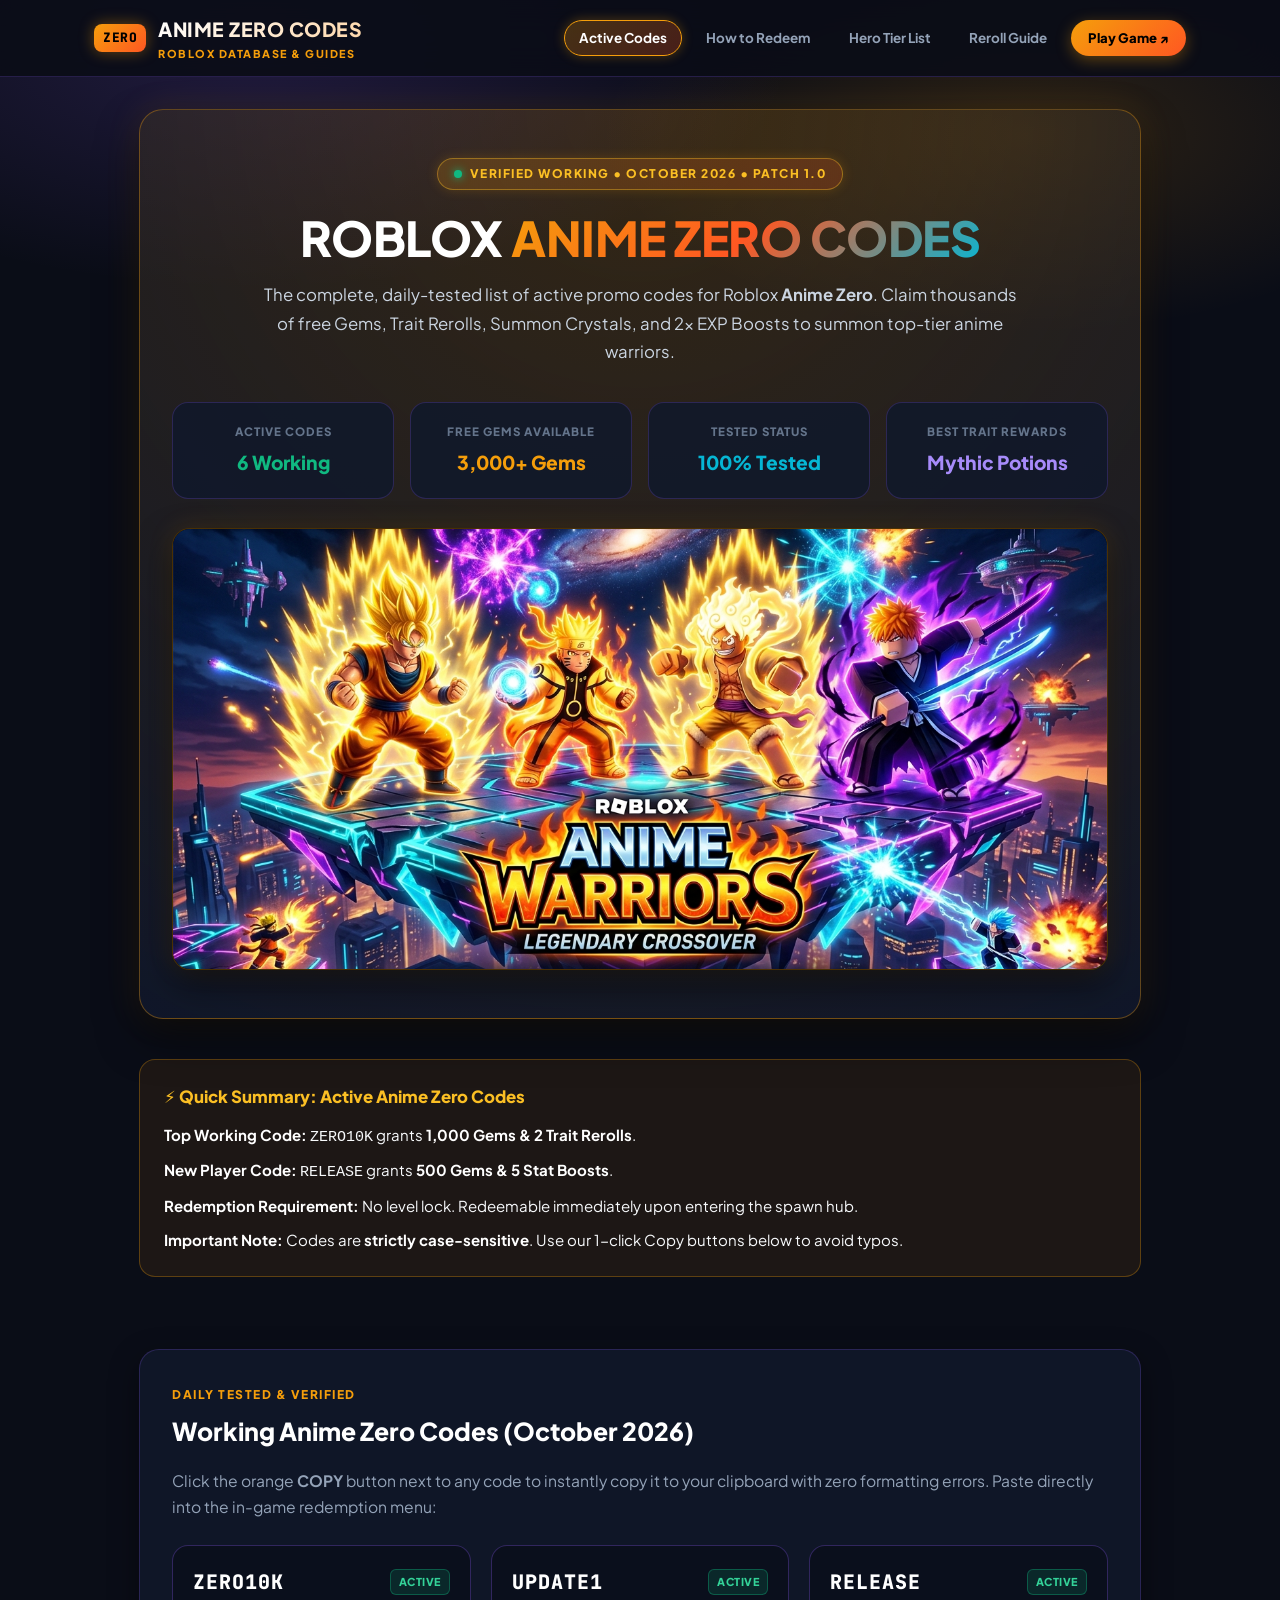
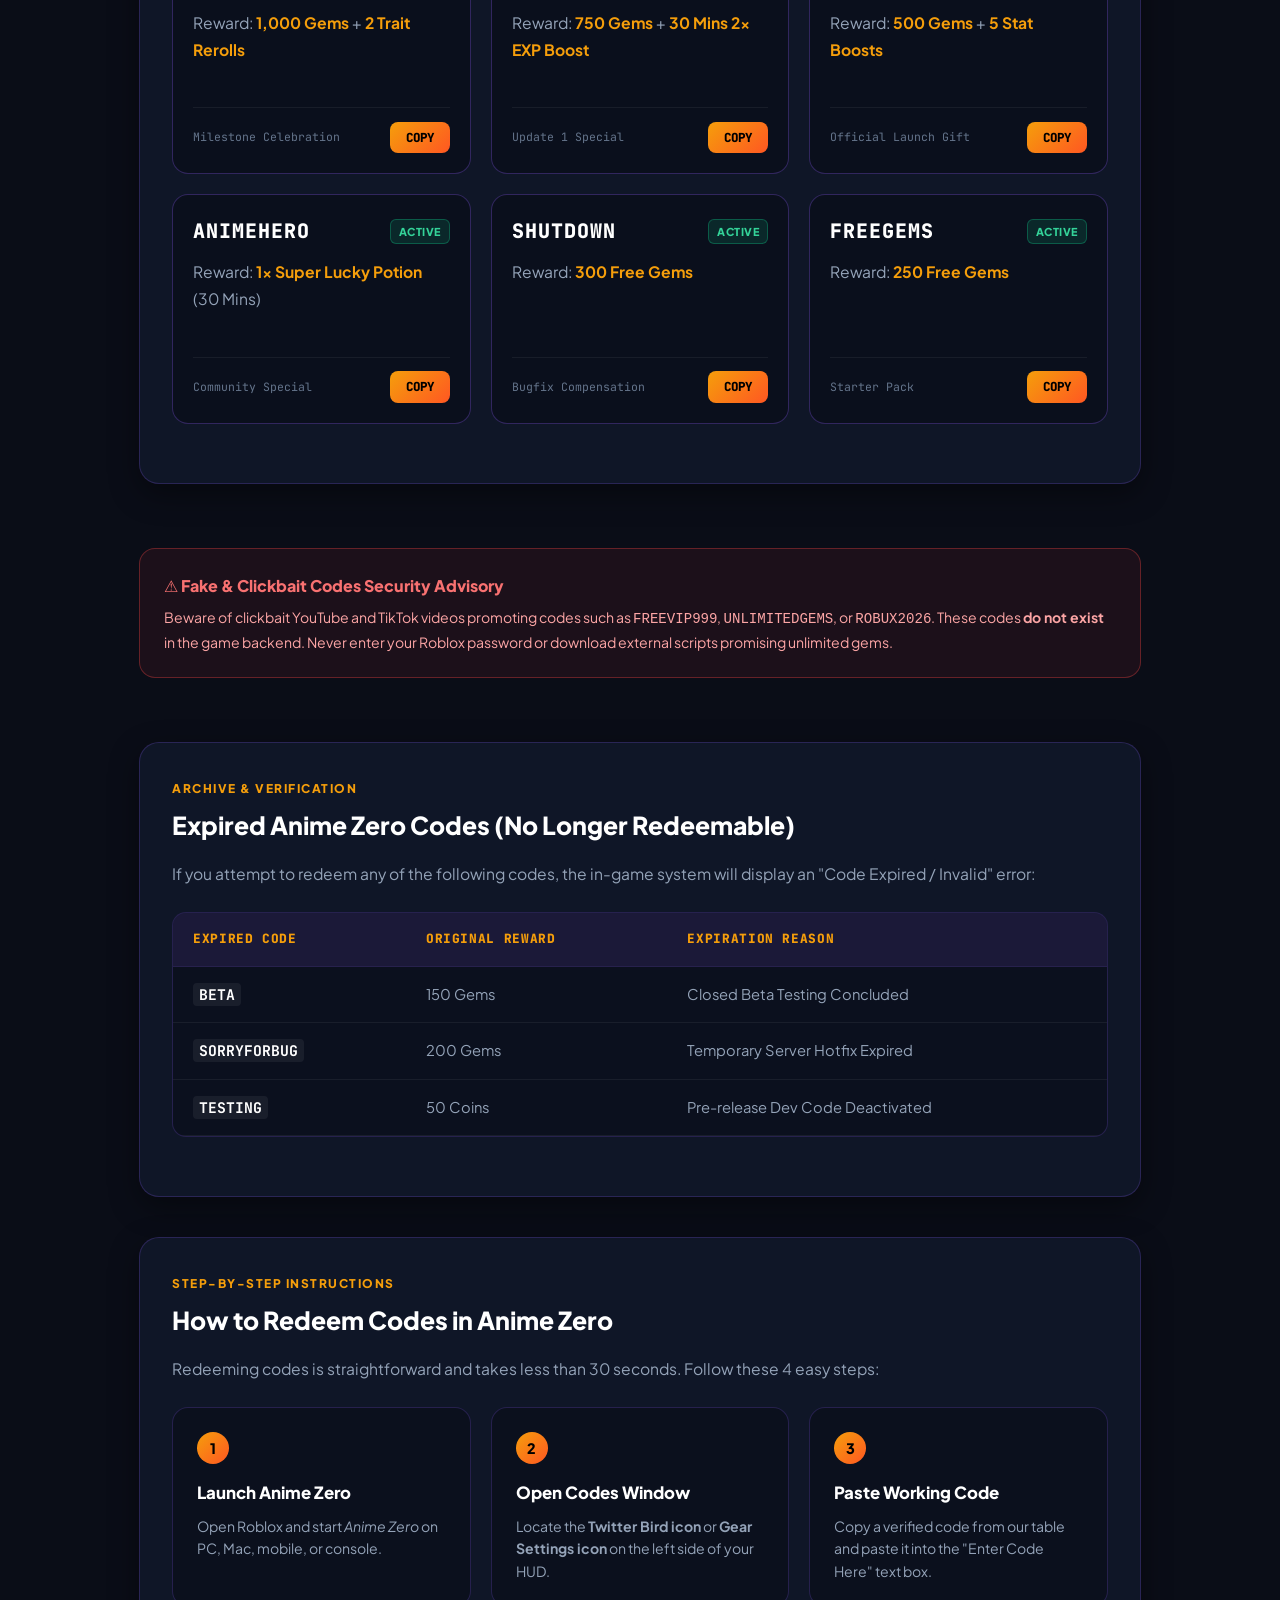
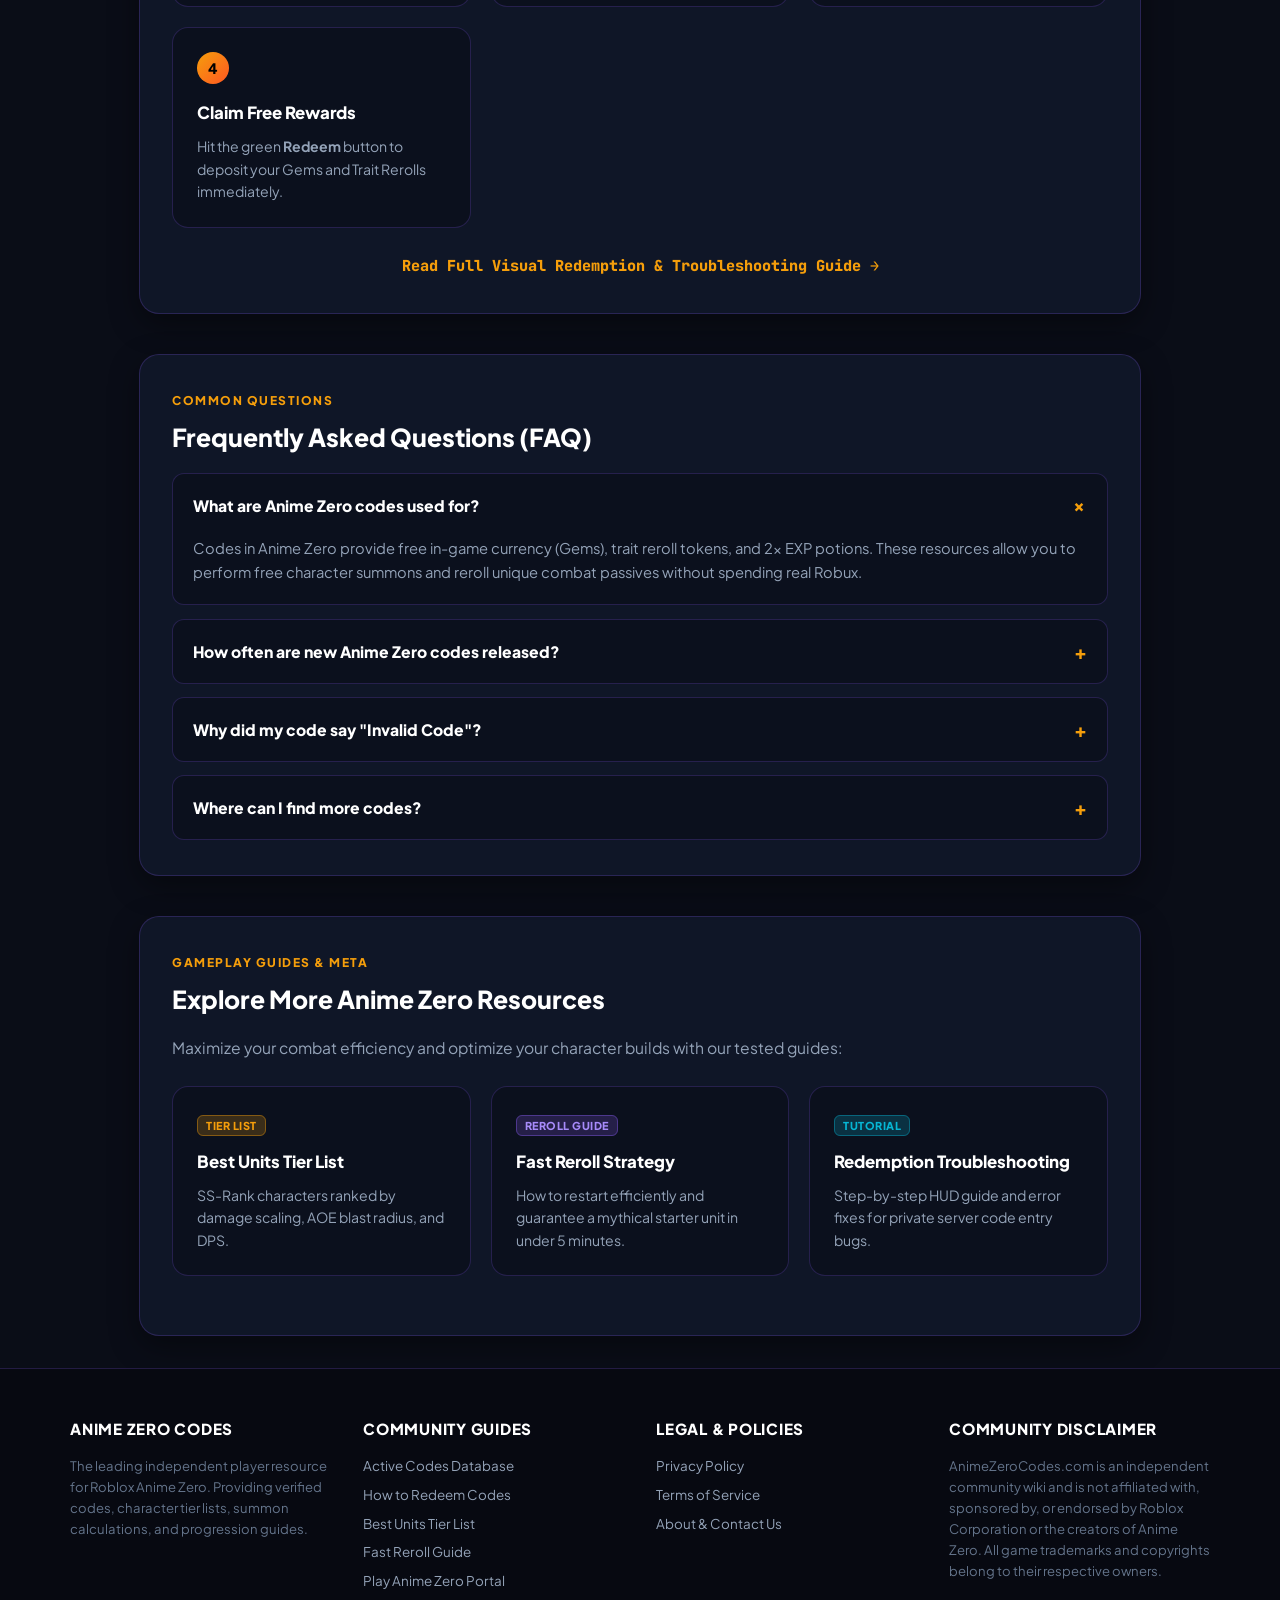
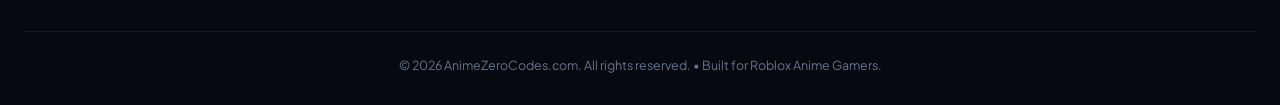
<file: index.html>
<!DOCTYPE html>
<html lang="en">
<head>
  <meta charset="UTF-8">
  <meta name="viewport" content="width=device-width, initial-scale=1.0">
  <title>Anime Zero Codes (October 2026) – Free Gems, Crystals & Trait Rerolls</title>
  <meta name="description" content="Claim all active, working Roblox Anime Zero codes for October 2026. Get free Gems, secret summon crystals, lucky potions, and trait rerolls. Tested & verified daily.">
  <link rel="canonical" href="https://animezerocodes.com/">
  
  <!-- Open Graph -->
  <meta property="og:type" content="website">
  <meta property="og:title" content="Anime Zero Codes (October 2026) – Free Gems & Rerolls">
  <meta property="og:description" content="All verified, working codes for Roblox Anime Zero. Redeem free gems, summon rolls, and potion boosts instantly.">
  <meta property="og:url" content="https://animezerocodes.com/">
  <meta property="og:image" content="https://animezerocodes.com/images/hero.jpg">
  
  <!-- Twitter Card -->
  <meta name="twitter:card" content="summary_large_image">
  <meta name="twitter:title" content="Anime Zero Codes (October 2026)">
  <meta name="twitter:description" content="All working promo codes for Anime Zero on Roblox. Tested and verified.">
  <meta name="twitter:image" content="https://animezerocodes.com/images/hero.jpg">

  <!-- Google Fonts -->
  <link rel="preconnect" href="https://fonts.googleapis.com">
  <link rel="preconnect" href="https://fonts.gstatic.com" crossorigin>
  <link href="https://fonts.googleapis.com/css2?family=JetBrains+Mono:wght@600;700;800&family=Plus+Jakarta+Sans:wght@500;600;700;800;900&display=swap" rel="stylesheet">
  
  <link rel="stylesheet" href="/style.css">

  <!-- Structured Data (Article, FAQ, Breadcrumbs) -->
  <script type="application/ld+json">
  {
    "@context": "https://schema.org",
    "@graph": [
      {
        "@type": "WebSite",
        "@id": "https://animezerocodes.com/#website",
        "url": "https://animezerocodes.com/",
        "name": "Anime Zero Codes Hub",
        "description": "Daily verified Roblox Anime Zero promo codes and progression guides."
      },
      {
        "@type": "Article",
        "@id": "https://animezerocodes.com/#article",
        "headline": "Anime Zero Codes (October 2026) – Free Gems, Crystals & Trait Rerolls",
        "description": "Updated database of all working promo codes for Roblox Anime Zero.",
        "inLanguage": "en-US",
        "datePublished": "2026-10-02T08:00:00+00:00",
        "dateModified": "2026-10-06T00:00:00+00:00",
        "author": {
          "@type": "Organization",
          "name": "Anime Zero Editorial Team"
        }
      },
      {
        "@type": "FAQPage",
        "mainEntity": [
          {
            "@type": "Question",
            "name": "What are the latest working codes for Anime Zero?",
            "acceptedAnswer": {
              "@type": "Answer",
              "text": "The latest active working codes for Anime Zero are RELEASE, ZERO10K, UPDATE1, SHUTDOWN, ANIMEHERO, and FREEGEMS. These provide over 3,000 free Gems and Lucky Potions."
            }
          },
          {
            "@type": "Question",
            "name": "How do you redeem codes in Roblox Anime Zero?",
            "acceptedAnswer": {
              "@type": "Answer",
              "text": "Launch Anime Zero on Roblox, open the main menu by clicking the Gear/Settings or Twitter Bird icon on the left side of your screen, paste an active code into the text input box, and press the green Redeem button."
            }
          },
          {
            "@type": "Question",
            "name": "Why is my Anime Zero code not working?",
            "acceptedAnswer": {
              "@type": "Answer",
              "text": "Codes in Anime Zero are strictly case-sensitive. Ensure there are no accidental spaces before or after the code. If it still fails, the code may have expired or you may need to join a newer game server."
            }
          }
        ]
      }
    ]
  }
  </script>
  <script defer src="/_site-analytics.js"></script>
</head>
<body>

  <!-- Site Header -->
  <header class="site-header">
    <div class="header-content">
      <a href="/" class="brand-logo">
        <span class="logo-badge">ZERO</span>
        <div class="logo-text">
          <span class="brand-title">ANIME ZERO CODES</span>
          <span class="brand-sub">Roblox Database & Guides</span>
        </div>
      </a>

      <button class="mobile-menu-btn" id="mobileMenuBtn" aria-label="Toggle navigation">☰</button>

      <nav class="top-nav" id="topNav">
        <a href="/" class="nav-link active">Active Codes</a>
        <a href="/how-to-redeem/" class="nav-link">How to Redeem</a>
        <a href="/tier-list/" class="nav-link">Hero Tier List</a>
        <a href="/reroll-guide/" class="nav-link">Reroll Guide</a>
        <a href="/play/" class="nav-play-btn">Play Game ↗</a>
      </nav>
    </div>
  </header>

  <!-- Main Content -->
  <main class="main-content">
    
    <!-- Hero Section -->
    <section class="hero-section">
      <div class="badge-tag">
        <span class="pulse-dot"></span>
        <span>VERIFIED WORKING • OCTOBER 2026 • PATCH 1.0</span>
      </div>

      <h1 class="hero-title">
        ROBLOX <span>ANIME ZERO CODES</span>
      </h1>

      <p class="hero-sub">
        The complete, daily-tested list of active promo codes for Roblox <strong>Anime Zero</strong>. Claim thousands of free Gems, Trait Rerolls, Summon Crystals, and 2x EXP Boosts to summon top-tier anime warriors.
      </p>

      <!-- Quick Facts Grid -->
      <div class="quick-facts-grid">
        <div class="fact-card">
          <div class="fact-label">ACTIVE CODES</div>
          <div class="fact-val text-green">6 Working</div>
        </div>
        <div class="fact-card">
          <div class="fact-label">FREE GEMS AVAILABLE</div>
          <div class="fact-val text-amber">3,000+ Gems</div>
        </div>
        <div class="fact-card">
          <div class="fact-label">TESTED STATUS</div>
          <div class="fact-val text-cyan">100% Tested</div>
        </div>
        <div class="fact-card">
          <div class="fact-label">BEST TRAIT REWARDS</div>
          <div class="fact-val text-purple">Mythic Potions</div>
        </div>
      </div>

      <!-- Hero Visual Banner -->
      <div class="visual-banner">
        <img src="/images/hero.jpg" alt="Roblox Anime Zero Codes and Legendary Warriors Summon Banner" width="1280" height="720">
      </div>
    </section>

    <!-- AI & GEO Quick Direct Answer Box -->
    <div class="geo-direct-answer">
      <h3>⚡ Quick Summary: Active Anime Zero Codes</h3>
      <ul>
        <li><strong>Top Working Code:</strong> <code>ZERO10K</code> grants <strong>1,000 Gems &amp; 2 Trait Rerolls</strong>.</li>
        <li><strong>New Player Code:</strong> <code>RELEASE</code> grants <strong>500 Gems &amp; 5 Stat Boosts</strong>.</li>
        <li><strong>Redemption Requirement:</strong> No level lock. Redeemable immediately upon entering the spawn hub.</li>
        <li><strong>Important Note:</strong> Codes are <strong>strictly case-sensitive</strong>. Use our 1-click Copy buttons below to avoid typos.</li>
      </ul>
    </div>

    <!-- Active Codes Section -->
    <section class="content-block">
      <span class="section-badge">DAILY TESTED &amp; VERIFIED</span>
      <h2>Working Anime Zero Codes (October 2026)</h2>
      <p>
        Click the orange <strong>COPY</strong> button next to any code to instantly copy it to your clipboard with zero formatting errors. Paste directly into the in-game redemption menu:
      </p>

      <div class="codes-grid">
        
        <!-- Code 1 -->
        <div class="code-card">
          <div>
            <div class="code-header">
              <span class="code-string">ZERO10K</span>
              <span class="status-badge status-active">ACTIVE</span>
            </div>
            <p class="code-reward" style="margin-top: 0.75rem;">
              Reward: <strong>1,000 Gems</strong> + <strong>2 Trait Rerolls</strong>
            </p>
          </div>
          <div class="code-footer">
            <span class="code-expiry-note">Milestone Celebration</span>
            <button class="copy-btn" data-code="ZERO10K">COPY</button>
          </div>
        </div>

        <!-- Code 2 -->
        <div class="code-card">
          <div>
            <div class="code-header">
              <span class="code-string">UPDATE1</span>
              <span class="status-badge status-active">ACTIVE</span>
            </div>
            <p class="code-reward" style="margin-top: 0.75rem;">
              Reward: <strong>750 Gems</strong> + <strong>30 Mins 2x EXP Boost</strong>
            </p>
          </div>
          <div class="code-footer">
            <span class="code-expiry-note">Update 1 Special</span>
            <button class="copy-btn" data-code="UPDATE1">COPY</button>
          </div>
        </div>

        <!-- Code 3 -->
        <div class="code-card">
          <div>
            <div class="code-header">
              <span class="code-string">RELEASE</span>
              <span class="status-badge status-active">ACTIVE</span>
            </div>
            <p class="code-reward" style="margin-top: 0.75rem;">
              Reward: <strong>500 Gems</strong> + <strong>5 Stat Boosts</strong>
            </p>
          </div>
          <div class="code-footer">
            <span class="code-expiry-note">Official Launch Gift</span>
            <button class="copy-btn" data-code="RELEASE">COPY</button>
          </div>
        </div>

        <!-- Code 4 -->
        <div class="code-card">
          <div>
            <div class="code-header">
              <span class="code-string">ANIMEHERO</span>
              <span class="status-badge status-active">ACTIVE</span>
            </div>
            <p class="code-reward" style="margin-top: 0.75rem;">
              Reward: <strong>1x Super Lucky Potion</strong> (30 Mins)
            </p>
          </div>
          <div class="code-footer">
            <span class="code-expiry-note">Community Special</span>
            <button class="copy-btn" data-code="ANIMEHERO">COPY</button>
          </div>
        </div>

        <!-- Code 5 -->
        <div class="code-card">
          <div>
            <div class="code-header">
              <span class="code-string">SHUTDOWN</span>
              <span class="status-badge status-active">ACTIVE</span>
            </div>
            <p class="code-reward" style="margin-top: 0.75rem;">
              Reward: <strong>300 Free Gems</strong>
            </p>
          </div>
          <div class="code-footer">
            <span class="code-expiry-note">Bugfix Compensation</span>
            <button class="copy-btn" data-code="SHUTDOWN">COPY</button>
          </div>
        </div>

        <!-- Code 6 -->
        <div class="code-card">
          <div>
            <div class="code-header">
              <span class="code-string">FREEGEMS</span>
              <span class="status-badge status-active">ACTIVE</span>
            </div>
            <p class="code-reward" style="margin-top: 0.75rem;">
              Reward: <strong>250 Free Gems</strong>
            </p>
          </div>
          <div class="code-footer">
            <span class="code-expiry-note">Starter Pack</span>
            <button class="copy-btn" data-code="FREEGEMS">COPY</button>
          </div>
        </div>

      </div>
    </section>

    <!-- Scam Warning / Fake Codes Section -->
    <div class="scam-warning-box">
      <h4>⚠️ Fake &amp; Clickbait Codes Security Advisory</h4>
      <p>
        Beware of clickbait YouTube and TikTok videos promoting codes such as <code>FREEVIP999</code>, <code>UNLIMITEDGEMS</code>, or <code>ROBUX2026</code>. These codes <strong>do not exist</strong> in the game backend. Never enter your Roblox password or download external scripts promising unlimited gems.
      </p>
    </div>

    <!-- Expired Codes Table -->
    <section class="content-block">
      <span class="section-badge">ARCHIVE &amp; VERIFICATION</span>
      <h2>Expired Anime Zero Codes (No Longer Redeemable)</h2>
      <p>
        If you attempt to redeem any of the following codes, the in-game system will display an "Code Expired / Invalid" error:
      </p>

      <div class="table-responsive">
        <table class="data-table">
          <thead>
            <tr>
              <th>Expired Code</th>
              <th>Original Reward</th>
              <th>Expiration Reason</th>
            </tr>
          </thead>
          <tbody>
            <tr>
              <td><code>BETA</code></td>
              <td>150 Gems</td>
              <td>Closed Beta Testing Concluded</td>
            </tr>
            <tr>
              <td><code>SORRYFORBUG</code></td>
              <td>200 Gems</td>
              <td>Temporary Server Hotfix Expired</td>
            </tr>
            <tr>
              <td><code>TESTING</code></td>
              <td>50 Coins</td>
              <td>Pre-release Dev Code Deactivated</td>
            </tr>
          </tbody>
        </table>
      </div>
    </section>

    <!-- How to Redeem Quick Summary -->
    <section class="content-block">
      <span class="section-badge">STEP-BY-STEP INSTRUCTIONS</span>
      <h2>How to Redeem Codes in Anime Zero</h2>
      <p>
        Redeeming codes is straightforward and takes less than 30 seconds. Follow these 4 easy steps:
      </p>

      <div class="steps-grid">
        <div class="step-card">
          <div class="step-number">1</div>
          <h4>Launch Anime Zero</h4>
          <p>Open Roblox and start <em>Anime Zero</em> on PC, Mac, mobile, or console.</p>
        </div>
        <div class="step-card">
          <div class="step-number">2</div>
          <h4>Open Codes Window</h4>
          <p>Locate the <strong>Twitter Bird icon</strong> or <strong>Gear Settings icon</strong> on the left side of your HUD.</p>
        </div>
        <div class="step-card">
          <div class="step-number">3</div>
          <h4>Paste Working Code</h4>
          <p>Copy a verified code from our table and paste it into the "Enter Code Here" text box.</p>
        </div>
        <div class="step-card">
          <div class="step-number">4</div>
          <h4>Claim Free Rewards</h4>
          <p>Hit the green <strong>Redeem</strong> button to deposit your Gems and Trait Rerolls immediately.</p>
        </div>
      </div>

      <div style="margin-top: 1.5rem; text-align: center;">
        <a href="/how-to-redeem/" style="color: var(--accent-amber); font-family: var(--font-mono); font-weight: 800; font-size: 0.95rem; text-decoration: none;">
          Read Full Visual Redemption &amp; Troubleshooting Guide →
        </a>
      </div>
    </section>

    <!-- FAQ Accordion -->
    <section class="content-block">
      <span class="section-badge">COMMON QUESTIONS</span>
      <h2>Frequently Asked Questions (FAQ)</h2>

      <div class="faq-accordion">
        <details class="faq-item" open>
          <summary>What are Anime Zero codes used for?</summary>
          <div class="faq-answer">
            Codes in Anime Zero provide free in-game currency (Gems), trait reroll tokens, and 2x EXP potions. These resources allow you to perform free character summons and reroll unique combat passives without spending real Robux.
          </div>
        </details>

        <details class="faq-item">
          <summary>How often are new Anime Zero codes released?</summary>
          <div class="faq-answer">
            The developers typically release brand-new codes during weekend game updates, server shutdown hotfixes, and when the game hits major like and favorite milestones on the Roblox game page.
          </div>
        </details>

        <details class="faq-item">
          <summary>Why did my code say "Invalid Code"?</summary>
          <div class="faq-answer">
            Codes are strictly case-sensitive (e.g., <code>ZERO10K</code> will not work if typed as <code>zero10k</code>). Make sure you didn't accidentally include an extra space when copying. If it still fails, the code has likely expired.
          </div>
        </details>

        <details class="faq-item">
          <summary>Where can I find more codes?</summary>
          <div class="faq-answer">
            Bookmark this page (Ctrl+D) as we test and update our database daily. You can also join the developers' official Roblox Group and Discord server for breaking patch notifications.
          </div>
        </details>
      </div>
    </section>

    <!-- Related Navigation Hub -->
    <section class="content-block">
      <span class="section-badge">GAMEPLAY GUIDES &amp; META</span>
      <h2>Explore More Anime Zero Resources</h2>
      <p>
        Maximize your combat efficiency and optimize your character builds with our tested guides:
      </p>

      <div class="steps-grid">
        <a href="/tier-list/" style="text-decoration: none; color: inherit;">
          <div class="step-card" style="cursor: pointer; transition: all 0.2s ease;">
            <span class="status-badge status-active" style="background: rgba(245,158,11,0.2); color: var(--accent-amber); border-color: rgba(245,158,11,0.4);">TIER LIST</span>
            <h4 style="margin-top: 0.75rem;">Best Units Tier List</h4>
            <p>SS-Rank characters ranked by damage scaling, AOE blast radius, and DPS.</p>
          </div>
        </a>

        <a href="/reroll-guide/" style="text-decoration: none; color: inherit;">
          <div class="step-card" style="cursor: pointer; transition: all 0.2s ease;">
            <span class="status-badge status-active" style="background: rgba(139,92,246,0.2); color: #a78bfa; border-color: rgba(139,92,246,0.4);">REROLL GUIDE</span>
            <h4 style="margin-top: 0.75rem;">Fast Reroll Strategy</h4>
            <p>How to restart efficiently and guarantee a mythical starter unit in under 5 minutes.</p>
          </div>
        </a>

        <a href="/how-to-redeem/" style="text-decoration: none; color: inherit;">
          <div class="step-card" style="cursor: pointer; transition: all 0.2s ease;">
            <span class="status-badge status-active" style="background: rgba(6,182,212,0.2); color: var(--accent-cyan); border-color: rgba(6,182,212,0.4);">TUTORIAL</span>
            <h4 style="margin-top: 0.75rem;">Redemption Troubleshooting</h4>
            <p>Step-by-step HUD guide and error fixes for private server code entry bugs.</p>
          </div>
        </a>
      </div>
    </section>

  </main>

  <!-- Site Footer -->
  <footer class="site-footer">
    <div class="footer-container">
      <div class="footer-col">
        <h4>ANIME ZERO CODES</h4>
        <p>The leading independent player resource for Roblox Anime Zero. Providing verified codes, character tier lists, summon calculations, and progression guides.</p>
      </div>

      <div class="footer-col">
        <h4>COMMUNITY GUIDES</h4>
        <div class="footer-links">
          <a href="/">Active Codes Database</a>
          <a href="/how-to-redeem/">How to Redeem Codes</a>
          <a href="/tier-list/">Best Units Tier List</a>
          <a href="/reroll-guide/">Fast Reroll Guide</a>
          <a href="/play/">Play Anime Zero Portal</a>
        </div>
      </div>

      <div class="footer-col">
        <h4>LEGAL &amp; POLICIES</h4>
        <div class="footer-links">
          <a href="/privacy/">Privacy Policy</a>
          <a href="/terms/">Terms of Service</a>
          <a href="/about/">About &amp; Contact Us</a>
        </div>
      </div>

      <div class="footer-col">
        <h4>COMMUNITY DISCLAIMER</h4>
        <p>
          AnimeZeroCodes.com is an independent community wiki and is not affiliated with, sponsored by, or endorsed by Roblox Corporation or the creators of Anime Zero. All game trademarks and copyrights belong to their respective owners.
        </p>
      </div>
    </div>

    <div class="footer-bottom">
      &copy; 2026 AnimeZeroCodes.com. All rights reserved. • Built for Roblox Anime Gamers.
    </div>
  </footer>

  <script src="/app.js"></script>
</body>
</html>
</file>
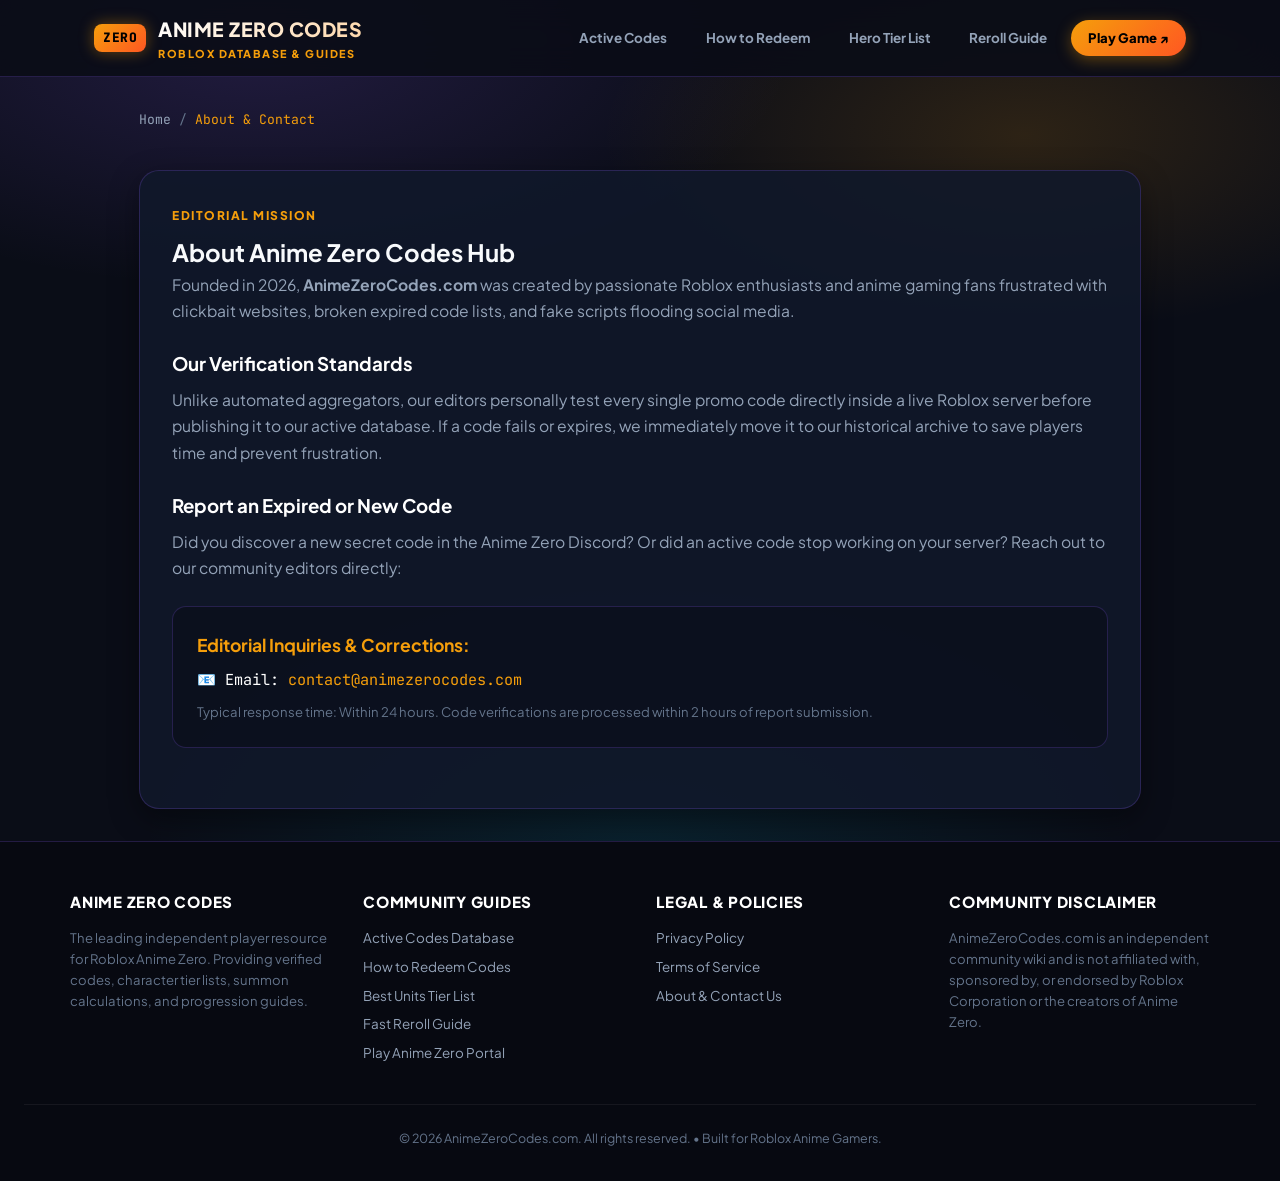
<file: about/index.html>
<!DOCTYPE html>
<html lang="en">
<head>
  <meta charset="UTF-8">
  <meta name="viewport" content="width=device-width, initial-scale=1.0">
  <title>About Us &amp; Contact – Anime Zero Codes</title>
  <meta name="description" content="About AnimeZeroCodes.com. Our editorial mission, code verification methodology, and how to contact our team to report expired codes.">
  <link rel="canonical" href="https://animezerocodes.com/about/">
  <link rel="stylesheet" href="/style.css">
  <link rel="preconnect" href="https://fonts.googleapis.com">
  <link rel="preconnect" href="https://fonts.gstatic.com" crossorigin>
  <link href="https://fonts.googleapis.com/css2?family=JetBrains+Mono:wght@600;700;800&family=Plus+Jakarta+Sans:wght@500;600;700;800;900&display=swap" rel="stylesheet">
  <script defer src="/_site-analytics.js"></script>
</head>
<body>

  <!-- Site Header -->
  <header class="site-header">
    <div class="header-content">
      <a href="/" class="brand-logo">
        <span class="logo-badge">ZERO</span>
        <div class="logo-text">
          <span class="brand-title">ANIME ZERO CODES</span>
          <span class="brand-sub">Roblox Database &amp; Guides</span>
        </div>
      </a>

      <button class="mobile-menu-btn" id="mobileMenuBtn" aria-label="Toggle navigation">☰</button>

      <nav class="top-nav" id="topNav">
        <a href="/" class="nav-link">Active Codes</a>
        <a href="/how-to-redeem/" class="nav-link">How to Redeem</a>
        <a href="/tier-list/" class="nav-link">Hero Tier List</a>
        <a href="/reroll-guide/" class="nav-link">Reroll Guide</a>
        <a href="/play/" class="nav-play-btn">Play Game ↗</a>
      </nav>
    </div>
  </header>

  <!-- Main Content -->
  <main class="main-content">
    
    <div class="breadcrumbs">
      <a href="/">Home</a> <span>/</span> <span class="current">About &amp; Contact</span>
    </div>

    <!-- About Content -->
    <section class="content-block">
      <span class="section-badge">EDITORIAL MISSION</span>
      <h1>About Anime Zero Codes Hub</h1>
      <p>
        Founded in 2026, <strong>AnimeZeroCodes.com</strong> was created by passionate Roblox enthusiasts and anime gaming fans frustrated with clickbait websites, broken expired code lists, and fake scripts flooding social media.
      </p>

      <h3 style="color: #fff; margin: 1.5rem 0 0.5rem;">Our Verification Standards</h3>
      <p>
        Unlike automated aggregators, our editors personally test every single promo code directly inside a live Roblox server before publishing it to our active database. If a code fails or expires, we immediately move it to our historical archive to save players time and prevent frustration.
      </p>

      <h3 style="color: #fff; margin: 1.5rem 0 0.5rem;">Report an Expired or New Code</h3>
      <p>
        Did you discover a new secret code in the Anime Zero Discord? Or did an active code stop working on your server? Reach out to our community editors directly:
      </p>

      <div style="background: rgba(10, 15, 28, 0.8); border: 1px solid var(--border-color); border-radius: 14px; padding: 1.5rem; margin: 1.5rem 0;">
        <h4 style="color: var(--accent-amber); margin-bottom: 0.5rem; font-size: 1.1rem;">Editorial Inquiries &amp; Corrections:</h4>
        <p style="color: #fff; font-family: var(--font-mono); font-size: 0.95rem; margin-bottom: 0.5rem;">
          📧 Email: <a href="mailto:contact@animezerocodes.com" style="color: var(--accent-amber); text-decoration: none;">contact@animezerocodes.com</a>
        </p>
        <p style="color: var(--text-dim); font-size: 0.82rem; margin: 0;">
          Typical response time: Within 24 hours. Code verifications are processed within 2 hours of report submission.
        </p>
      </div>
    </section>

  </main>

  <!-- Site Footer -->
  <footer class="site-footer">
    <div class="footer-container">
      <div class="footer-col">
        <h4>ANIME ZERO CODES</h4>
        <p>The leading independent player resource for Roblox Anime Zero. Providing verified codes, character tier lists, summon calculations, and progression guides.</p>
      </div>

      <div class="footer-col">
        <h4>COMMUNITY GUIDES</h4>
        <div class="footer-links">
          <a href="/">Active Codes Database</a>
          <a href="/how-to-redeem/">How to Redeem Codes</a>
          <a href="/tier-list/">Best Units Tier List</a>
          <a href="/reroll-guide/">Fast Reroll Guide</a>
          <a href="/play/">Play Anime Zero Portal</a>
        </div>
      </div>

      <div class="footer-col">
        <h4>LEGAL &amp; POLICIES</h4>
        <div class="footer-links">
          <a href="/privacy/">Privacy Policy</a>
          <a href="/terms/">Terms of Service</a>
          <a href="/about/">About &amp; Contact Us</a>
        </div>
      </div>

      <div class="footer-col">
        <h4>COMMUNITY DISCLAIMER</h4>
        <p>
          AnimeZeroCodes.com is an independent community wiki and is not affiliated with, sponsored by, or endorsed by Roblox Corporation or the creators of Anime Zero.
        </p>
      </div>
    </div>

    <div class="footer-bottom">
      &copy; 2026 AnimeZeroCodes.com. All rights reserved. • Built for Roblox Anime Gamers.
    </div>
  </footer>

  <script src="/app.js"></script>
</body>
</html>
</file>
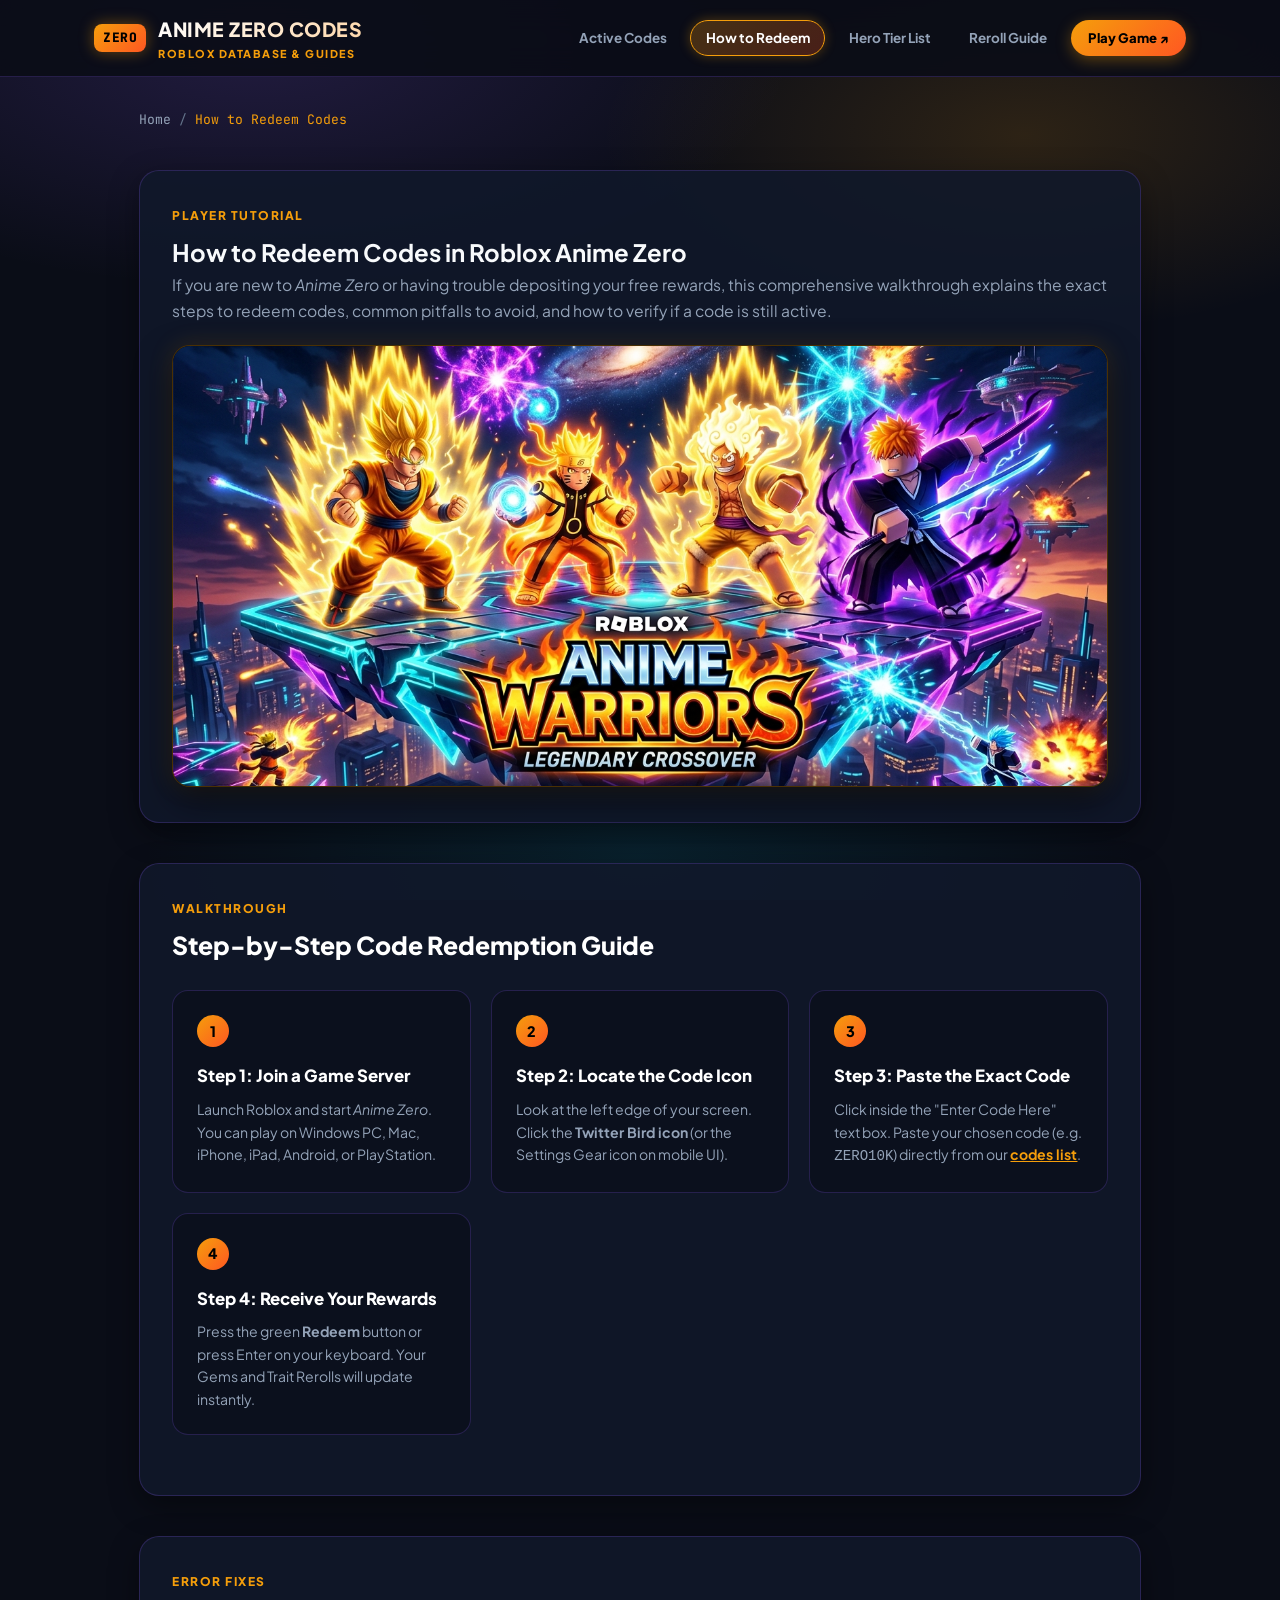
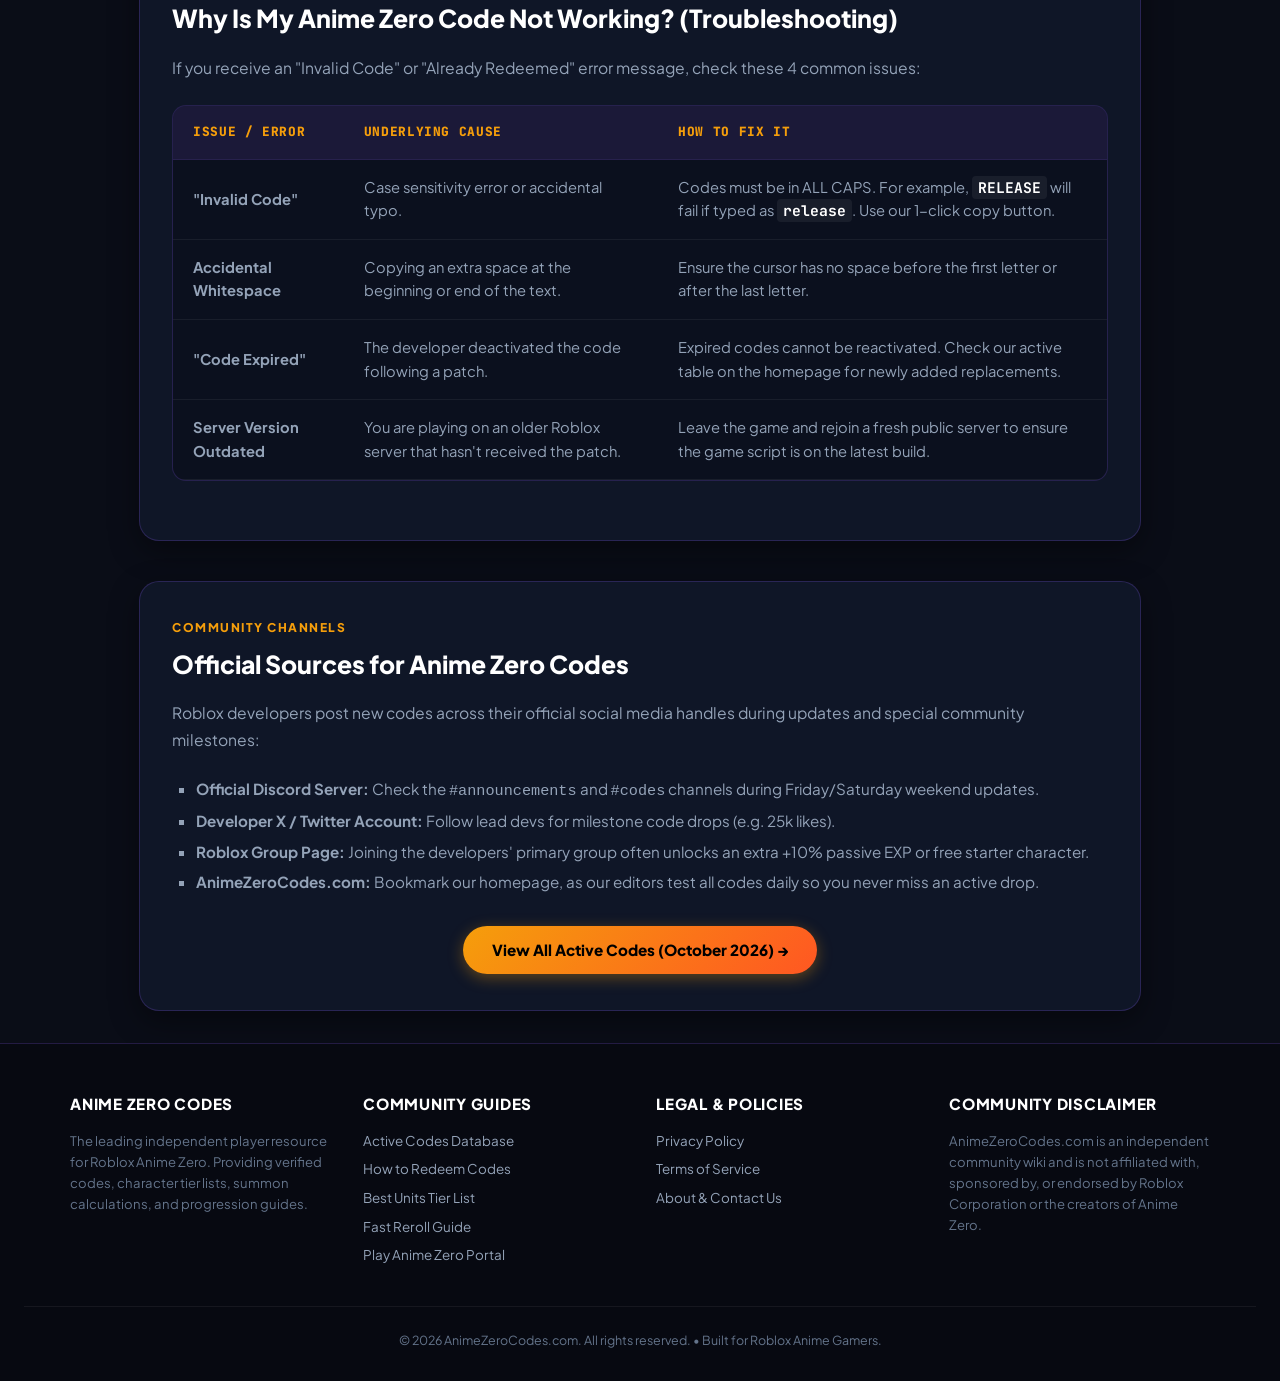
<file: how-to-redeem/index.html>
<!DOCTYPE html>
<html lang="en">
<head>
  <meta charset="UTF-8">
  <meta name="viewport" content="width=device-width, initial-scale=1.0">
  <title>How to Redeem Codes in Anime Zero – Step-by-Step Guide &amp; Error Fixes</title>
  <meta name="description" content="Complete step-by-step tutorial on how to redeem promo codes in Roblox Anime Zero. Learn exact HUD locations, case sensitivity rules, and how to fix invalid code errors.">
  <link rel="canonical" href="https://animezerocodes.com/how-to-redeem/">
  
  <meta property="og:type" content="article">
  <meta property="og:title" content="How to Redeem Codes in Anime Zero – Full Guide">
  <meta property="og:description" content="Step-by-step instructions to redeem active promo codes in Roblox Anime Zero.">
  <meta property="og:url" content="https://animezerocodes.com/how-to-redeem/">
  <meta property="og:image" content="https://animezerocodes.com/images/hero.jpg">

  <!-- Google Fonts -->
  <link rel="preconnect" href="https://fonts.googleapis.com">
  <link rel="preconnect" href="https://fonts.gstatic.com" crossorigin>
  <link href="https://fonts.googleapis.com/css2?family=JetBrains+Mono:wght@600;700;800&family=Plus+Jakarta+Sans:wght@500;600;700;800;900&display=swap" rel="stylesheet">
  
  <link rel="stylesheet" href="/style.css">

  <script type="application/ld+json">
  {
    "@context": "https://schema.org",
    "@type": "HowTo",
    "name": "How to Redeem Codes in Roblox Anime Zero",
    "description": "Follow this step-by-step tutorial to claim free gems and rerolls in Anime Zero on Roblox.",
    "step": [
      {
        "@type": "HowToStep",
        "name": "Launch Anime Zero on Roblox",
        "text": "Start the game from the Roblox client on PC, mobile, or console."
      },
      {
        "@type": "HowToStep",
        "name": "Open the Codes Menu",
        "text": "Click the Twitter bird icon or Settings gear on the left side of the screen."
      },
      {
        "@type": "HowToStep",
        "name": "Enter Active Code",
        "text": "Type or paste an active code into the redemption text field."
      },
      {
        "@type": "HowToStep",
        "name": "Click Redeem",
        "text": "Click the green Redeem button to instantly claim your free rewards."
      }
    ]
  }
  </script>
  <script defer src="/_site-analytics.js"></script>
</head>
<body>

  <!-- Site Header -->
  <header class="site-header">
    <div class="header-content">
      <a href="/" class="brand-logo">
        <span class="logo-badge">ZERO</span>
        <div class="logo-text">
          <span class="brand-title">ANIME ZERO CODES</span>
          <span class="brand-sub">Roblox Database &amp; Guides</span>
        </div>
      </a>

      <button class="mobile-menu-btn" id="mobileMenuBtn" aria-label="Toggle navigation">☰</button>

      <nav class="top-nav" id="topNav">
        <a href="/" class="nav-link">Active Codes</a>
        <a href="/how-to-redeem/" class="nav-link active">How to Redeem</a>
        <a href="/tier-list/" class="nav-link">Hero Tier List</a>
        <a href="/reroll-guide/" class="nav-link">Reroll Guide</a>
        <a href="/play/" class="nav-play-btn">Play Game ↗</a>
      </nav>
    </div>
  </header>

  <!-- Main Content -->
  <main class="main-content">
    
    <!-- Breadcrumbs -->
    <div class="breadcrumbs">
      <a href="/">Home</a> <span>/</span> <span class="current">How to Redeem Codes</span>
    </div>

    <!-- Title Header -->
    <section class="content-block">
      <span class="section-badge">PLAYER TUTORIAL</span>
      <h1>How to Redeem Codes in Roblox Anime Zero</h1>
      <p>
        If you are new to <em>Anime Zero</em> or having trouble depositing your free rewards, this comprehensive walkthrough explains the exact steps to redeem codes, common pitfalls to avoid, and how to verify if a code is still active.
      </p>

      <div class="visual-banner" style="margin-top: 1rem;">
        <img src="/images/hero.jpg" alt="How to Redeem Codes in Roblox Anime Zero Walkthrough" width="1280" height="720">
      </div>
    </section>

    <!-- Detailed 4 Steps -->
    <section class="content-block">
      <span class="section-badge">WALKTHROUGH</span>
      <h2>Step-by-Step Code Redemption Guide</h2>

      <div class="steps-grid">
        <div class="step-card">
          <div class="step-number">1</div>
          <h4>Step 1: Join a Game Server</h4>
          <p>Launch Roblox and start <em>Anime Zero</em>. You can play on Windows PC, Mac, iPhone, iPad, Android, or PlayStation.</p>
        </div>

        <div class="step-card">
          <div class="step-number">2</div>
          <h4>Step 2: Locate the Code Icon</h4>
          <p>Look at the left edge of your screen. Click the <strong>Twitter Bird icon</strong> (or the Settings Gear icon on mobile UI).</p>
        </div>

        <div class="step-card">
          <div class="step-number">3</div>
          <h4>Step 3: Paste the Exact Code</h4>
          <p>Click inside the "Enter Code Here" text box. Paste your chosen code (e.g. <code>ZERO10K</code>) directly from our <a href="/" style="color:var(--accent-amber); font-weight:700;">codes list</a>.</p>
        </div>

        <div class="step-card">
          <div class="step-number">4</div>
          <h4>Step 4: Receive Your Rewards</h4>
          <p>Press the green <strong>Redeem</strong> button or press Enter on your keyboard. Your Gems and Trait Rerolls will update instantly.</p>
        </div>
      </div>
    </section>

    <!-- Troubleshooting Section -->
    <section class="content-block">
      <span class="section-badge">ERROR FIXES</span>
      <h2>Why Is My Anime Zero Code Not Working? (Troubleshooting)</h2>
      <p>
        If you receive an "Invalid Code" or "Already Redeemed" error message, check these 4 common issues:
      </p>

      <div class="table-responsive">
        <table class="data-table">
          <thead>
            <tr>
              <th>Issue / Error</th>
              <th>Underlying Cause</th>
              <th>How to Fix It</th>
            </tr>
          </thead>
          <tbody>
            <tr>
              <td><strong>"Invalid Code"</strong></td>
              <td>Case sensitivity error or accidental typo.</td>
              <td>Codes must be in ALL CAPS. For example, <code>RELEASE</code> will fail if typed as <code>release</code>. Use our 1-click copy button.</td>
            </tr>
            <tr>
              <td><strong>Accidental Whitespace</strong></td>
              <td>Copying an extra space at the beginning or end of the text.</td>
              <td>Ensure the cursor has no space before the first letter or after the last letter.</td>
            </tr>
            <tr>
              <td><strong>"Code Expired"</strong></td>
              <td>The developer deactivated the code following a patch.</td>
              <td>Expired codes cannot be reactivated. Check our active table on the homepage for newly added replacements.</td>
            </tr>
            <tr>
              <td><strong>Server Version Outdated</strong></td>
              <td>You are playing on an older Roblox server that hasn't received the patch.</td>
              <td>Leave the game and rejoin a fresh public server to ensure the game script is on the latest build.</td>
            </tr>
          </tbody>
        </table>
      </div>
    </section>

    <!-- Where to Find More Codes -->
    <section class="content-block">
      <span class="section-badge">COMMUNITY CHANNELS</span>
      <h2>Official Sources for Anime Zero Codes</h2>
      <p>
        Roblox developers post new codes across their official social media handles during updates and special community milestones:
      </p>

      <ul style="list-style: square; margin-left: 1.5rem; color: var(--text-muted); font-size: 0.95rem; line-height: 2;">
        <li><strong>Official Discord Server:</strong> Check the <code>#announcements</code> and <code>#codes</code> channels during Friday/Saturday weekend updates.</li>
        <li><strong>Developer X / Twitter Account:</strong> Follow lead devs for milestone code drops (e.g. 25k likes).</li>
        <li><strong>Roblox Group Page:</strong> Joining the developers' primary group often unlocks an extra +10% passive EXP or free starter character.</li>
        <li><strong>AnimeZeroCodes.com:</strong> Bookmark our homepage, as our editors test all codes daily so you never miss an active drop.</li>
      </ul>

      <div style="margin-top: 1.8rem; text-align: center;">
        <a href="/" class="nav-play-btn" style="padding: 0.75rem 1.8rem; font-size: 0.95rem;">
          View All Active Codes (October 2026) →
        </a>
      </div>
    </section>

  </main>

  <!-- Site Footer -->
  <footer class="site-footer">
    <div class="footer-container">
      <div class="footer-col">
        <h4>ANIME ZERO CODES</h4>
        <p>The leading independent player resource for Roblox Anime Zero. Providing verified codes, character tier lists, summon calculations, and progression guides.</p>
      </div>

      <div class="footer-col">
        <h4>COMMUNITY GUIDES</h4>
        <div class="footer-links">
          <a href="/">Active Codes Database</a>
          <a href="/how-to-redeem/">How to Redeem Codes</a>
          <a href="/tier-list/">Best Units Tier List</a>
          <a href="/reroll-guide/">Fast Reroll Guide</a>
          <a href="/play/">Play Anime Zero Portal</a>
        </div>
      </div>

      <div class="footer-col">
        <h4>LEGAL &amp; POLICIES</h4>
        <div class="footer-links">
          <a href="/privacy/">Privacy Policy</a>
          <a href="/terms/">Terms of Service</a>
          <a href="/about/">About &amp; Contact Us</a>
        </div>
      </div>

      <div class="footer-col">
        <h4>COMMUNITY DISCLAIMER</h4>
        <p>
          AnimeZeroCodes.com is an independent community wiki and is not affiliated with, sponsored by, or endorsed by Roblox Corporation or the creators of Anime Zero.
        </p>
      </div>
    </div>

    <div class="footer-bottom">
      &copy; 2026 AnimeZeroCodes.com. All rights reserved. • Built for Roblox Anime Gamers.
    </div>
  </footer>

  <script src="/app.js"></script>
</body>
</html>
</file>
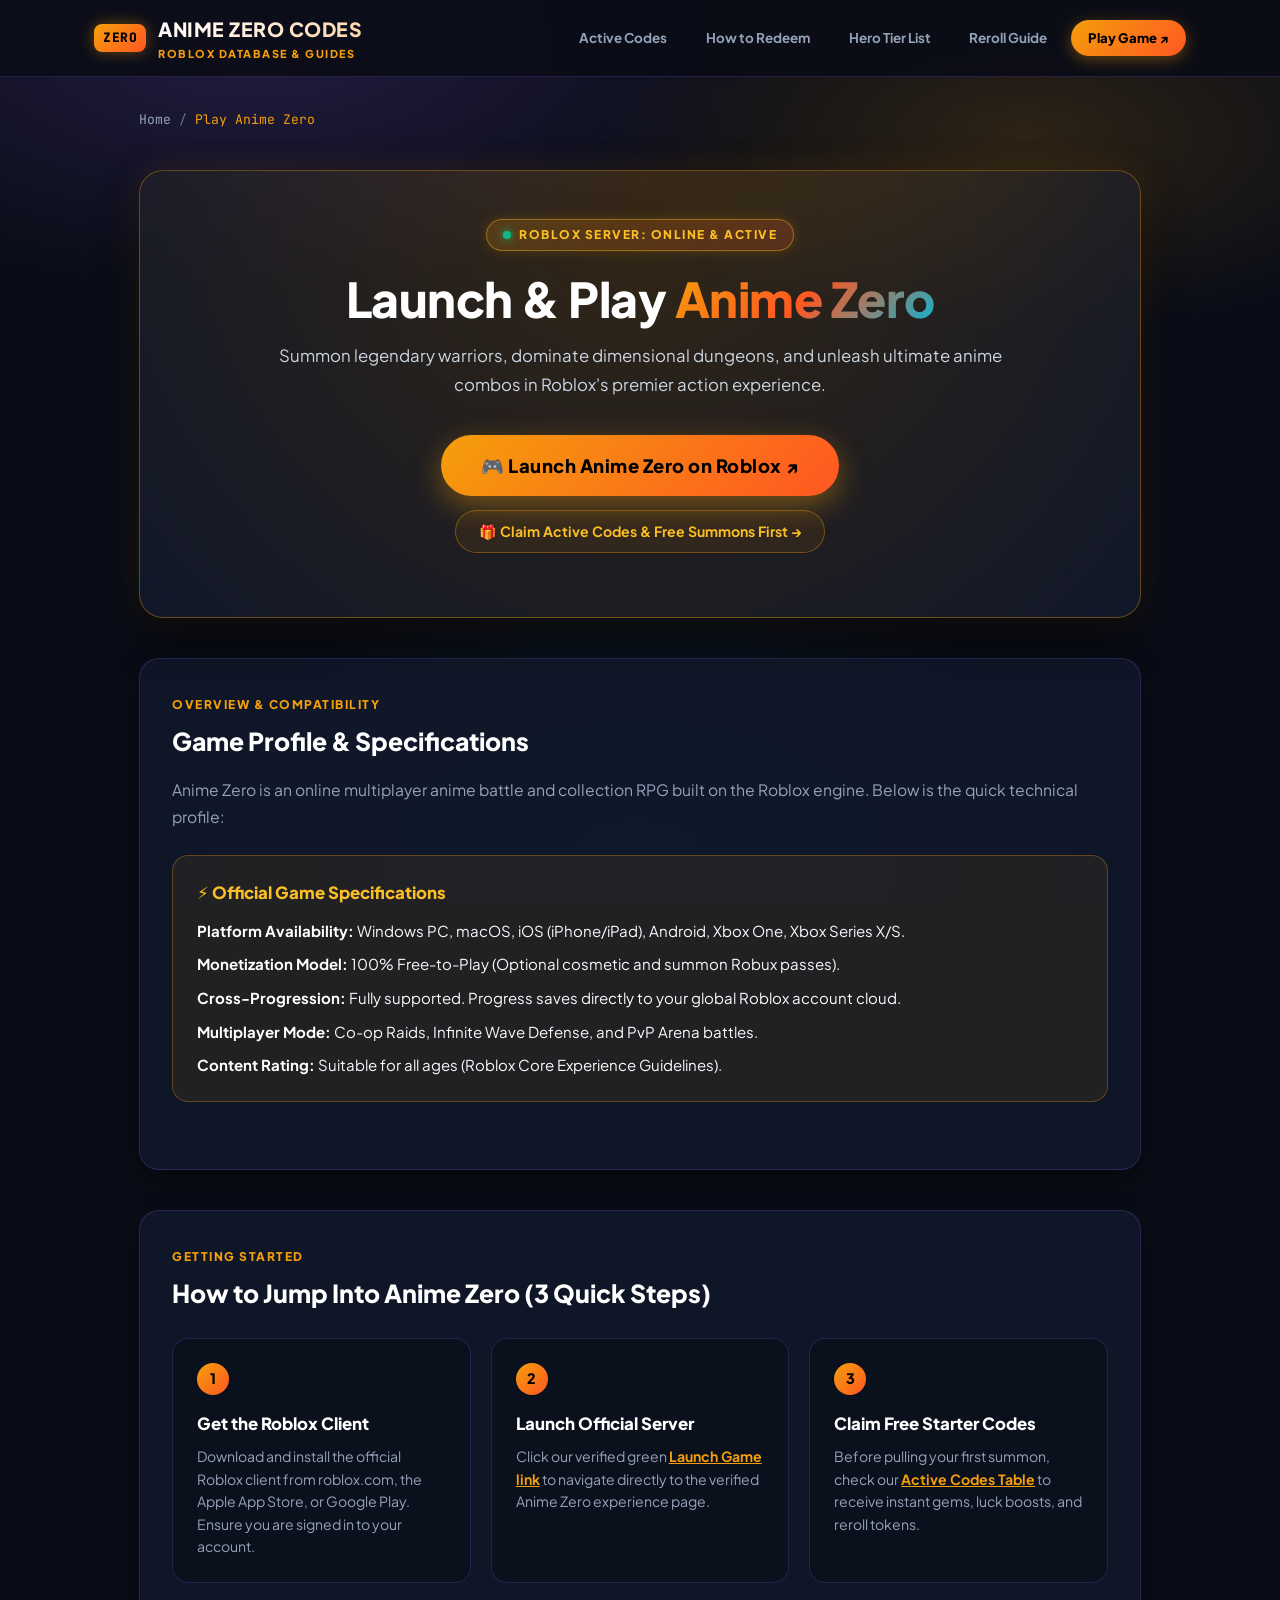
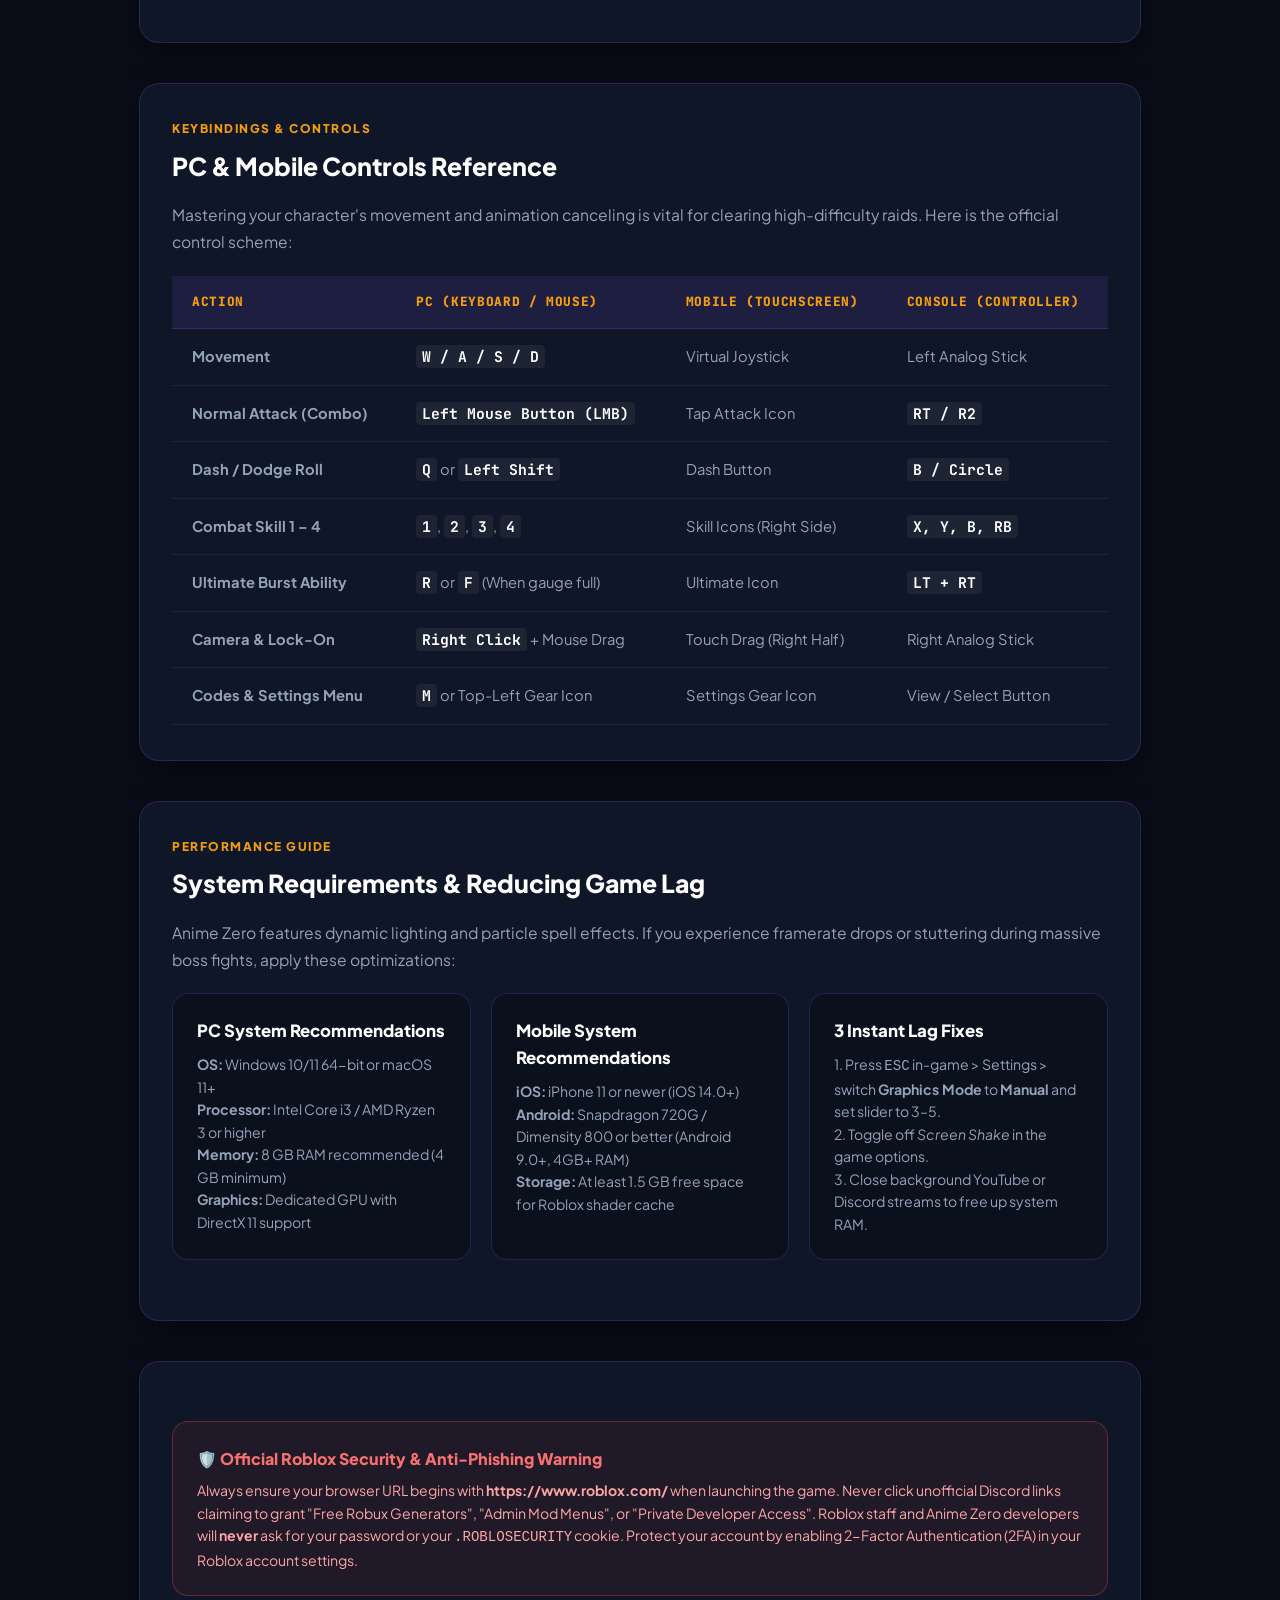
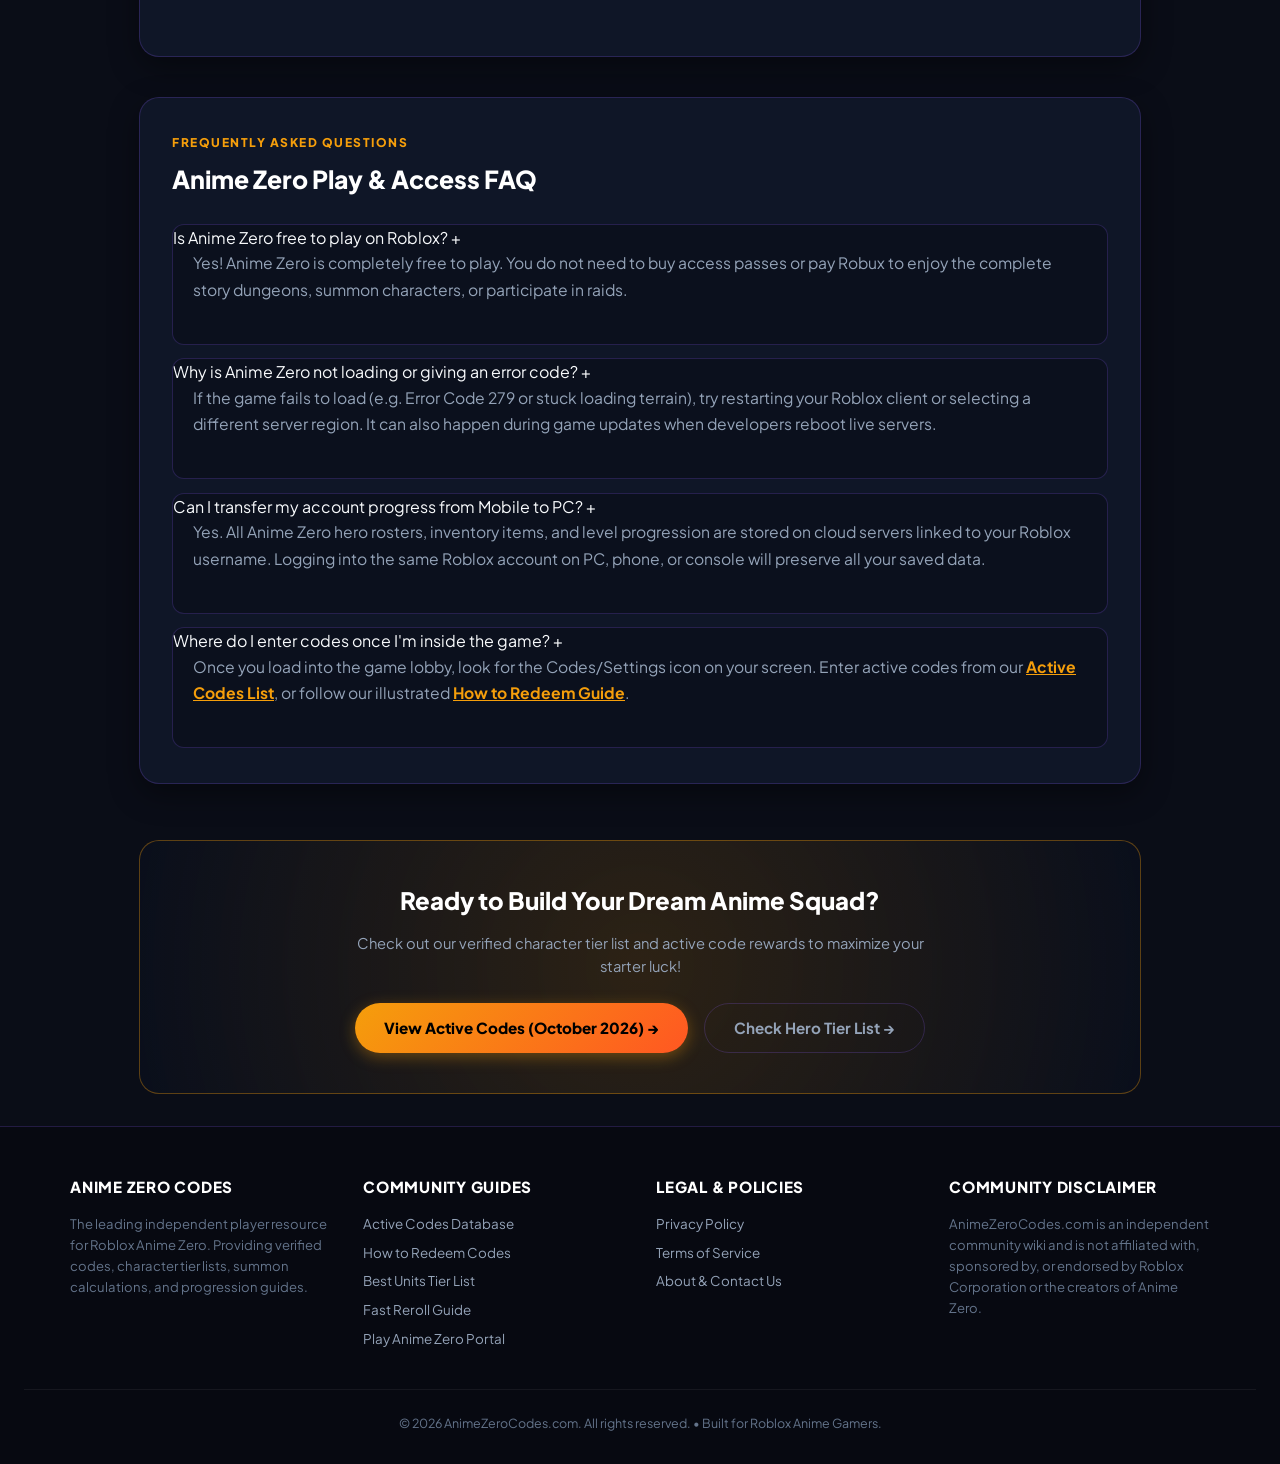
<file: play/index.html>
<!DOCTYPE html>
<html lang="en">
<head>
  <meta charset="UTF-8">
  <meta name="viewport" content="width=device-width, initial-scale=1.0">
  <title>Play Anime Zero on Roblox – Official Game Link, Controls &amp; System Requirements</title>
  <meta name="description" content="Direct official Roblox portal for Anime Zero. Check real-time server status, PC and mobile keybindings, graphics optimization tips, and anti-phishing safety guide.">
  <link rel="canonical" href="https://animezerocodes.com/play/">
  
  <meta property="og:type" content="website">
  <meta property="og:title" content="Play Anime Zero on Roblox – Official Game Launch &amp; Guide">
  <meta property="og:description" content="Official Roblox launch link, keybindings, system requirements, and beginner controls for Anime Zero.">
  <meta property="og:url" content="https://animezerocodes.com/play/">
  <meta property="og:image" content="https://animezerocodes.com/images/hero.jpg">

  <!-- Google Fonts -->
  <link rel="preconnect" href="https://fonts.googleapis.com">
  <link rel="preconnect" href="https://fonts.gstatic.com" crossorigin>
  <link href="https://fonts.googleapis.com/css2?family=JetBrains+Mono:wght@600;700;800&family=Plus+Jakarta+Sans:wght@500;600;700;800;900&display=swap" rel="stylesheet">
  
  <link rel="stylesheet" href="/style.css">

  <!-- Structured Data: WebPage & VideoGame & FAQ -->
  <script type="application/ld+json">
  {
    "@context": "https://schema.org",
    "@graph": [
      {
        "@type": "WebPage",
        "@id": "https://animezerocodes.com/play/#webpage",
        "url": "https://animezerocodes.com/play/",
        "name": "Play Anime Zero on Roblox – Official Game Link & Controls",
        "description": "Direct portal to launch Anime Zero on Roblox with verified controls, system requirements, and server status.",
        "breadcrumb": {
          "@type": "BreadcrumbList",
          "itemListElement": [
            {
              "@type": "ListItem",
              "position": 1,
              "name": "Home",
              "item": "https://animezerocodes.com/"
            },
            {
              "@type": "ListItem",
              "position": 2,
              "name": "Play Anime Zero",
              "item": "https://animezerocodes.com/play/"
            }
          ]
        }
      },
      {
        "@type": "SoftwareApplication",
        "name": "Anime Zero (Roblox)",
        "operatingSystem": "Windows, macOS, iOS, Android, Xbox",
        "applicationCategory": "GameApplication",
        "offers": {
          "@type": "Offer",
          "price": "0",
          "priceCurrency": "USD"
        }
      },
      {
        "@type": "FAQPage",
        "mainEntity": [
          {
            "@type": "Question",
            "name": "Is Anime Zero free to play on Roblox?",
            "acceptedAnswer": {
              "@type": "Answer",
              "text": "Yes! Anime Zero is 100% free to play. You do not need to spend Robux to download, launch, or enjoy the full game experience."
            }
          },
          {
            "@type": "Question",
            "name": "What should I do if Anime Zero is stuck on the loading screen?",
            "acceptedAnswer": {
              "@type": "Answer",
              "text": "If the game gets stuck on the loading screen, close the Roblox player, restart your Wi-Fi or router, and verify that Roblox servers are not experiencing a global outage."
            }
          },
          {
            "@type": "Question",
            "name": "Can I play Anime Zero across PC and Mobile with the same account?",
            "acceptedAnswer": {
              "@type": "Answer",
              "text": "Yes. Since your game data is tied to your Roblox user account, all your heroes, level progression, and gems sync seamlessly between PC, iOS, Android, and Xbox."
            }
          }
        ]
      }
    ]
  }
  </script>
  <script defer src="/_site-analytics.js"></script>
</head>
<body>

  <!-- Site Header -->
  <header class="site-header">
    <div class="header-content">
      <a href="/" class="brand-logo">
        <span class="logo-badge">ZERO</span>
        <div class="logo-text">
          <span class="brand-title">ANIME ZERO CODES</span>
          <span class="brand-sub">Roblox Database &amp; Guides</span>
        </div>
      </a>

      <button class="mobile-menu-btn" id="mobileMenuBtn" aria-label="Toggle navigation">☰</button>

      <nav class="top-nav" id="topNav">
        <a href="/" class="nav-link">Active Codes</a>
        <a href="/how-to-redeem/" class="nav-link">How to Redeem</a>
        <a href="/tier-list/" class="nav-link">Hero Tier List</a>
        <a href="/reroll-guide/" class="nav-link">Reroll Guide</a>
        <a href="/play/" class="nav-play-btn active">Play Game ↗</a>
      </nav>
    </div>
  </header>

  <!-- Main Content -->
  <main class="main-content">
    
    <div class="breadcrumbs">
      <a href="/">Home</a> <span>/</span> <span class="current">Play Anime Zero</span>
    </div>

    <!-- Hero Launch Gateway -->
    <section class="hero-section">
      <div class="badge-tag">
        <span class="pulse-dot"></span>
        ROBLOX SERVER: ONLINE &amp; ACTIVE
      </div>
      <h1 class="hero-title">Launch &amp; Play <span>Anime Zero</span></h1>
      <p class="hero-sub">
        Summon legendary warriors, dominate dimensional dungeons, and unleash ultimate anime combos in Roblox's premier action experience.
      </p>

      <div style="margin: 2rem 0 1rem; display: flex; flex-direction: column; align-items: center; gap: 0.85rem;">
        <a href="https://www.roblox.com/discover/?keyword=Anime+Zero" target="_blank" rel="nofollow noopener noreferrer" class="nav-play-btn" style="padding: 1rem 2.5rem; font-size: 1.15rem; font-weight: 900; letter-spacing: 0.5px; border-radius: 999px; box-shadow: 0 10px 30px rgba(245, 158, 11, 0.4);">
          🎮 Launch Anime Zero on Roblox ↗
        </a>
        <a href="/" class="nav-link" style="border: 1px solid rgba(245, 158, 11, 0.35); background: rgba(245, 158, 11, 0.08); padding: 0.6rem 1.4rem; font-size: 0.88rem; color: #fbbf24;">
          🎁 Claim Active Codes &amp; Free Summons First →
        </a>
      </div>
    </section>

    <!-- Game Overview & System Matrix -->
    <section class="content-block">
      <span class="section-badge">OVERVIEW &amp; COMPATIBILITY</span>
      <h2>Game Profile &amp; Specifications</h2>
      <p>
        Anime Zero is an online multiplayer anime battle and collection RPG built on the Roblox engine. Below is the quick technical profile:
      </p>

      <div class="geo-direct-answer" style="margin-top: 1.5rem;">
        <h3>⚡ Official Game Specifications</h3>
        <ul>
          <li><strong>Platform Availability:</strong> Windows PC, macOS, iOS (iPhone/iPad), Android, Xbox One, Xbox Series X/S.</li>
          <li><strong>Monetization Model:</strong> 100% Free-to-Play (Optional cosmetic and summon Robux passes).</li>
          <li><strong>Cross-Progression:</strong> Fully supported. Progress saves directly to your global Roblox account cloud.</li>
          <li><strong>Multiplayer Mode:</strong> Co-op Raids, Infinite Wave Defense, and PvP Arena battles.</li>
          <li><strong>Content Rating:</strong> Suitable for all ages (Roblox Core Experience Guidelines).</li>
        </ul>
      </div>
    </section>

    <!-- Quick Start Steps -->
    <section class="content-block">
      <span class="section-badge">GETTING STARTED</span>
      <h2>How to Jump Into Anime Zero (3 Quick Steps)</h2>
      
      <div class="steps-grid">
        <div class="step-card">
          <div class="step-number">1</div>
          <h4>Get the Roblox Client</h4>
          <p>Download and install the official Roblox client from roblox.com, the Apple App Store, or Google Play. Ensure you are signed in to your account.</p>
        </div>

        <div class="step-card">
          <div class="step-number">2</div>
          <h4>Launch Official Server</h4>
          <p>Click our verified green <a href="https://www.roblox.com/discover/?keyword=Anime+Zero" target="_blank" rel="nofollow noopener noreferrer" style="color:var(--accent-amber); font-weight:700;">Launch Game link</a> to navigate directly to the verified Anime Zero experience page.</p>
        </div>

        <div class="step-card">
          <div class="step-number">3</div>
          <h4>Claim Free Starter Codes</h4>
          <p>Before pulling your first summon, check our <a href="/" style="color:var(--accent-amber); font-weight:700;">Active Codes Table</a> to receive instant gems, luck boosts, and reroll tokens.</p>
        </div>
      </div>
    </section>

    <!-- Control Keybindings Guide -->
    <section class="content-block">
      <span class="section-badge">KEYBINDINGS &amp; CONTROLS</span>
      <h2>PC &amp; Mobile Controls Reference</h2>
      <p>
        Mastering your character's movement and animation canceling is vital for clearing high-difficulty raids. Here is the official control scheme:
      </p>

      <div class="table-container" style="margin-top: 1.25rem;">
        <table class="data-table">
          <thead>
            <tr>
              <th>Action</th>
              <th>PC (Keyboard / Mouse)</th>
              <th>Mobile (Touchscreen)</th>
              <th>Console (Controller)</th>
            </tr>
          </thead>
          <tbody>
            <tr>
              <td><strong>Movement</strong></td>
              <td><code>W / A / S / D</code></td>
              <td>Virtual Joystick</td>
              <td>Left Analog Stick</td>
            </tr>
            <tr>
              <td><strong>Normal Attack (Combo)</strong></td>
              <td><code>Left Mouse Button (LMB)</code></td>
              <td>Tap Attack Icon</td>
              <td><code>RT / R2</code></td>
            </tr>
            <tr>
              <td><strong>Dash / Dodge Roll</strong></td>
              <td><code>Q</code> or <code>Left Shift</code></td>
              <td>Dash Button</td>
              <td><code>B / Circle</code></td>
            </tr>
            <tr>
              <td><strong>Combat Skill 1 – 4</strong></td>
              <td><code>1</code>, <code>2</code>, <code>3</code>, <code>4</code></td>
              <td>Skill Icons (Right Side)</td>
              <td><code>X, Y, B, RB</code></td>
            </tr>
            <tr>
              <td><strong>Ultimate Burst Ability</strong></td>
              <td><code>R</code> or <code>F</code> (When gauge full)</td>
              <td>Ultimate Icon</td>
              <td><code>LT + RT</code></td>
            </tr>
            <tr>
              <td><strong>Camera &amp; Lock-On</strong></td>
              <td><code>Right Click</code> + Mouse Drag</td>
              <td>Touch Drag (Right Half)</td>
              <td>Right Analog Stick</td>
            </tr>
            <tr>
              <td><strong>Codes &amp; Settings Menu</strong></td>
              <td><code>M</code> or Top-Left Gear Icon</td>
              <td>Settings Gear Icon</td>
              <td>View / Select Button</td>
            </tr>
          </tbody>
        </table>
      </div>
    </section>

    <!-- Hardware & Lag Optimization -->
    <section class="content-block">
      <span class="section-badge">PERFORMANCE GUIDE</span>
      <h2>System Requirements &amp; Reducing Game Lag</h2>
      <p>
        Anime Zero features dynamic lighting and particle spell effects. If you experience framerate drops or stuttering during massive boss fights, apply these optimizations:
      </p>

      <div class="steps-grid" style="margin-top: 1.25rem;">
        <div class="step-card">
          <h4>PC System Recommendations</h4>
          <p><strong>OS:</strong> Windows 10/11 64-bit or macOS 11+</p>
          <p><strong>Processor:</strong> Intel Core i3 / AMD Ryzen 3 or higher</p>
          <p><strong>Memory:</strong> 8 GB RAM recommended (4 GB minimum)</p>
          <p><strong>Graphics:</strong> Dedicated GPU with DirectX 11 support</p>
        </div>

        <div class="step-card">
          <h4>Mobile System Recommendations</h4>
          <p><strong>iOS:</strong> iPhone 11 or newer (iOS 14.0+)</p>
          <p><strong>Android:</strong> Snapdragon 720G / Dimensity 800 or better (Android 9.0+, 4GB+ RAM)</p>
          <p><strong>Storage:</strong> At least 1.5 GB free space for Roblox shader cache</p>
        </div>

        <div class="step-card">
          <h4>3 Instant Lag Fixes</h4>
          <p>1. Press <code>ESC</code> in-game &gt; Settings &gt; switch <strong>Graphics Mode</strong> to <strong>Manual</strong> and set slider to 3–5.</p>
          <p>2. Toggle off <em>Screen Shake</em> in the game options.</p>
          <p>3. Close background YouTube or Discord streams to free up system RAM.</p>
        </div>
      </div>
    </section>

    <!-- Security & Anti-Phishing Notice -->
    <section class="content-block">
      <div class="scam-warning-box">
        <h4>🛡️ Official Roblox Security &amp; Anti-Phishing Warning</h4>
        <p>
          Always ensure your browser URL begins with <strong>https://www.roblox.com/</strong> when launching the game. Never click unofficial Discord links claiming to grant "Free Robux Generators", "Admin Mod Menus", or "Private Developer Access". Roblox staff and Anime Zero developers will <strong>never</strong> ask for your password or your <code>.ROBLOSECURITY</code> cookie. Protect your account by enabling 2-Factor Authentication (2FA) in your Roblox account settings.
        </p>
      </div>
    </section>

    <!-- Frequently Asked Questions -->
    <section class="content-block">
      <span class="section-badge">FREQUENTLY ASKED QUESTIONS</span>
      <h2>Anime Zero Play &amp; Access FAQ</h2>

      <div class="faq-accordion" style="margin-top: 1.5rem;">
        <div class="faq-item">
          <div class="faq-question">
            <span>Is Anime Zero free to play on Roblox?</span>
            <span class="faq-icon">+</span>
          </div>
          <div class="faq-answer">
            <p>Yes! Anime Zero is completely free to play. You do not need to buy access passes or pay Robux to enjoy the complete story dungeons, summon characters, or participate in raids.</p>
          </div>
        </div>

        <div class="faq-item">
          <div class="faq-question">
            <span>Why is Anime Zero not loading or giving an error code?</span>
            <span class="faq-icon">+</span>
          </div>
          <div class="faq-answer">
            <p>If the game fails to load (e.g. Error Code 279 or stuck loading terrain), try restarting your Roblox client or selecting a different server region. It can also happen during game updates when developers reboot live servers.</p>
          </div>
        </div>

        <div class="faq-item">
          <div class="faq-question">
            <span>Can I transfer my account progress from Mobile to PC?</span>
            <span class="faq-icon">+</span>
          </div>
          <div class="faq-answer">
            <p>Yes. All Anime Zero hero rosters, inventory items, and level progression are stored on cloud servers linked to your Roblox username. Logging into the same Roblox account on PC, phone, or console will preserve all your saved data.</p>
          </div>
        </div>

        <div class="faq-item">
          <div class="faq-question">
            <span>Where do I enter codes once I'm inside the game?</span>
            <span class="faq-icon">+</span>
          </div>
          <div class="faq-answer">
            <p>Once you load into the game lobby, look for the Codes/Settings icon on your screen. Enter active codes from our <a href="/" style="color:var(--accent-amber); font-weight:700;">Active Codes List</a>, or follow our illustrated <a href="/how-to-redeem/" style="color:var(--accent-amber); font-weight:700;">How to Redeem Guide</a>.</p>
          </div>
        </div>
      </div>
    </section>

    <!-- CTA Banner -->
    <section class="cta-banner" style="background: radial-gradient(circle at 50% 50%, rgba(245, 158, 11, 0.15), rgba(10, 15, 28, 0.95)); border: 1px solid rgba(245, 158, 11, 0.35); border-radius: 20px; padding: 2.5rem 1.5rem; text-align: center; margin-top: 1rem;">
      <h3 style="font-size: 1.5rem; font-weight: 800; color: #fff; margin-bottom: 0.75rem;">
        Ready to Build Your Dream Anime Squad?
      </h3>
      <p style="color: var(--text-muted); max-width: 600px; margin: 0 auto 1.5rem; font-size: 0.92rem;">
        Check out our verified character tier list and active code rewards to maximize your starter luck!
      </p>
      <div style="display: flex; gap: 1rem; justify-content: center; flex-wrap: wrap;">
        <a href="/" class="nav-play-btn" style="padding: 0.75rem 1.8rem; font-size: 0.95rem;">
          View Active Codes (October 2026) →
        </a>
        <a href="/tier-list/" class="nav-link" style="border: 1px solid var(--border-color); padding: 0.75rem 1.8rem; font-size: 0.95rem;">
          Check Hero Tier List →
        </a>
      </div>
    </section>

  </main>

  <!-- Site Footer -->
  <footer class="site-footer">
    <div class="footer-container">
      <div class="footer-col">
        <h4>ANIME ZERO CODES</h4>
        <p>The leading independent player resource for Roblox Anime Zero. Providing verified codes, character tier lists, summon calculations, and progression guides.</p>
      </div>

      <div class="footer-col">
        <h4>COMMUNITY GUIDES</h4>
        <div class="footer-links">
          <a href="/">Active Codes Database</a>
          <a href="/how-to-redeem/">How to Redeem Codes</a>
          <a href="/tier-list/">Best Units Tier List</a>
          <a href="/reroll-guide/">Fast Reroll Guide</a>
          <a href="/play/">Play Anime Zero Portal</a>
        </div>
      </div>

      <div class="footer-col">
        <h4>LEGAL &amp; POLICIES</h4>
        <div class="footer-links">
          <a href="/privacy/">Privacy Policy</a>
          <a href="/terms/">Terms of Service</a>
          <a href="/about/">About &amp; Contact Us</a>
        </div>
      </div>

      <div class="footer-col">
        <h4>COMMUNITY DISCLAIMER</h4>
        <p>
          AnimeZeroCodes.com is an independent community wiki and is not affiliated with, sponsored by, or endorsed by Roblox Corporation or the creators of Anime Zero.
        </p>
      </div>
    </div>

    <div class="footer-bottom">
      &copy; 2026 AnimeZeroCodes.com. All rights reserved. • Built for Roblox Anime Gamers.
    </div>
  </footer>

  <script src="/app.js"></script>
</body>
</html>
</file>
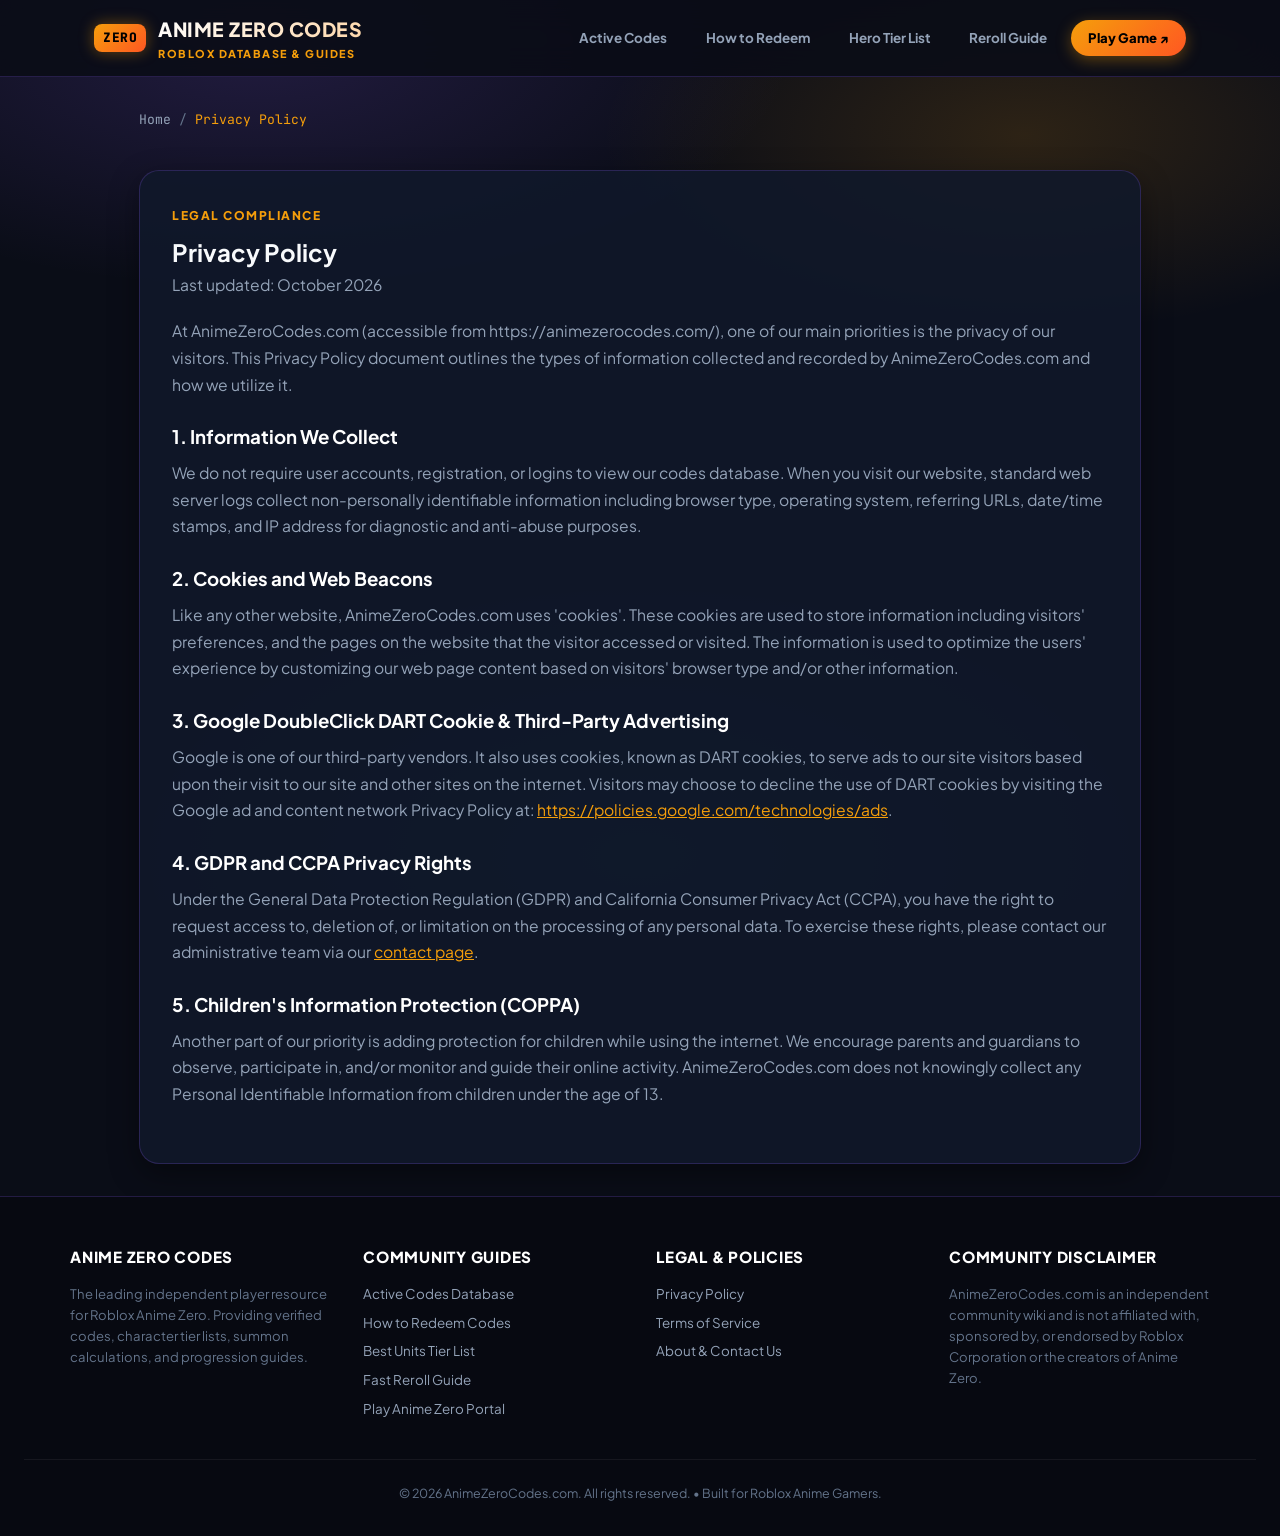
<file: privacy/index.html>
<!DOCTYPE html>
<html lang="en">
<head>
  <meta charset="UTF-8">
  <meta name="viewport" content="width=device-width, initial-scale=1.0">
  <title>Privacy Policy – Anime Zero Codes</title>
  <meta name="description" content="Privacy Policy for AnimeZeroCodes.com. Information regarding data collection, cookies, Google AdSense, and user rights.">
  <link rel="canonical" href="https://animezerocodes.com/privacy/">
  <link rel="stylesheet" href="/style.css">
  <link rel="preconnect" href="https://fonts.googleapis.com">
  <link rel="preconnect" href="https://fonts.gstatic.com" crossorigin>
  <link href="https://fonts.googleapis.com/css2?family=JetBrains+Mono:wght@600;700;800&family=Plus+Jakarta+Sans:wght@500;600;700;800;900&display=swap" rel="stylesheet">
  <script defer src="/_site-analytics.js"></script>
</head>
<body>

  <!-- Site Header -->
  <header class="site-header">
    <div class="header-content">
      <a href="/" class="brand-logo">
        <span class="logo-badge">ZERO</span>
        <div class="logo-text">
          <span class="brand-title">ANIME ZERO CODES</span>
          <span class="brand-sub">Roblox Database &amp; Guides</span>
        </div>
      </a>

      <button class="mobile-menu-btn" id="mobileMenuBtn" aria-label="Toggle navigation">☰</button>

      <nav class="top-nav" id="topNav">
        <a href="/" class="nav-link">Active Codes</a>
        <a href="/how-to-redeem/" class="nav-link">How to Redeem</a>
        <a href="/tier-list/" class="nav-link">Hero Tier List</a>
        <a href="/reroll-guide/" class="nav-link">Reroll Guide</a>
        <a href="/play/" class="nav-play-btn">Play Game ↗</a>
      </nav>
    </div>
  </header>

  <!-- Main Content -->
  <main class="main-content">
    
    <div class="breadcrumbs">
      <a href="/">Home</a> <span>/</span> <span class="current">Privacy Policy</span>
    </div>

    <section class="content-block">
      <span class="section-badge">LEGAL COMPLIANCE</span>
      <h1>Privacy Policy</h1>
      <p>Last updated: October 2026</p>

      <p>
        At AnimeZeroCodes.com (accessible from https://animezerocodes.com/), one of our main priorities is the privacy of our visitors. This Privacy Policy document outlines the types of information collected and recorded by AnimeZeroCodes.com and how we utilize it.
      </p>

      <h3 style="color: #fff; margin: 1.5rem 0 0.5rem;">1. Information We Collect</h3>
      <p>
        We do not require user accounts, registration, or logins to view our codes database. When you visit our website, standard web server logs collect non-personally identifiable information including browser type, operating system, referring URLs, date/time stamps, and IP address for diagnostic and anti-abuse purposes.
      </p>

      <h3 style="color: #fff; margin: 1.5rem 0 0.5rem;">2. Cookies and Web Beacons</h3>
      <p>
        Like any other website, AnimeZeroCodes.com uses 'cookies'. These cookies are used to store information including visitors' preferences, and the pages on the website that the visitor accessed or visited. The information is used to optimize the users' experience by customizing our web page content based on visitors' browser type and/or other information.
      </p>

      <h3 style="color: #fff; margin: 1.5rem 0 0.5rem;">3. Google DoubleClick DART Cookie &amp; Third-Party Advertising</h3>
      <p>
        Google is one of our third-party vendors. It also uses cookies, known as DART cookies, to serve ads to our site visitors based upon their visit to our site and other sites on the internet. Visitors may choose to decline the use of DART cookies by visiting the Google ad and content network Privacy Policy at: <a href="https://policies.google.com/technologies/ads" target="_blank" rel="noopener noreferrer" style="color:var(--accent-amber);">https://policies.google.com/technologies/ads</a>.
      </p>

      <h3 style="color: #fff; margin: 1.5rem 0 0.5rem;">4. GDPR and CCPA Privacy Rights</h3>
      <p>
        Under the General Data Protection Regulation (GDPR) and California Consumer Privacy Act (CCPA), you have the right to request access to, deletion of, or limitation on the processing of any personal data. To exercise these rights, please contact our administrative team via our <a href="/about/" style="color:var(--accent-amber);">contact page</a>.
      </p>

      <h3 style="color: #fff; margin: 1.5rem 0 0.5rem;">5. Children's Information Protection (COPPA)</h3>
      <p>
        Another part of our priority is adding protection for children while using the internet. We encourage parents and guardians to observe, participate in, and/or monitor and guide their online activity. AnimeZeroCodes.com does not knowingly collect any Personal Identifiable Information from children under the age of 13.
      </p>
    </section>

  </main>

  <!-- Site Footer -->
  <footer class="site-footer">
    <div class="footer-container">
      <div class="footer-col">
        <h4>ANIME ZERO CODES</h4>
        <p>The leading independent player resource for Roblox Anime Zero. Providing verified codes, character tier lists, summon calculations, and progression guides.</p>
      </div>

      <div class="footer-col">
        <h4>COMMUNITY GUIDES</h4>
        <div class="footer-links">
          <a href="/">Active Codes Database</a>
          <a href="/how-to-redeem/">How to Redeem Codes</a>
          <a href="/tier-list/">Best Units Tier List</a>
          <a href="/reroll-guide/">Fast Reroll Guide</a>
          <a href="/play/">Play Anime Zero Portal</a>
        </div>
      </div>

      <div class="footer-col">
        <h4>LEGAL &amp; POLICIES</h4>
        <div class="footer-links">
          <a href="/privacy/">Privacy Policy</a>
          <a href="/terms/">Terms of Service</a>
          <a href="/about/">About &amp; Contact Us</a>
        </div>
      </div>

      <div class="footer-col">
        <h4>COMMUNITY DISCLAIMER</h4>
        <p>
          AnimeZeroCodes.com is an independent community wiki and is not affiliated with, sponsored by, or endorsed by Roblox Corporation or the creators of Anime Zero.
        </p>
      </div>
    </div>

    <div class="footer-bottom">
      &copy; 2026 AnimeZeroCodes.com. All rights reserved. • Built for Roblox Anime Gamers.
    </div>
  </footer>

  <script src="/app.js"></script>
</body>
</html>
</file>
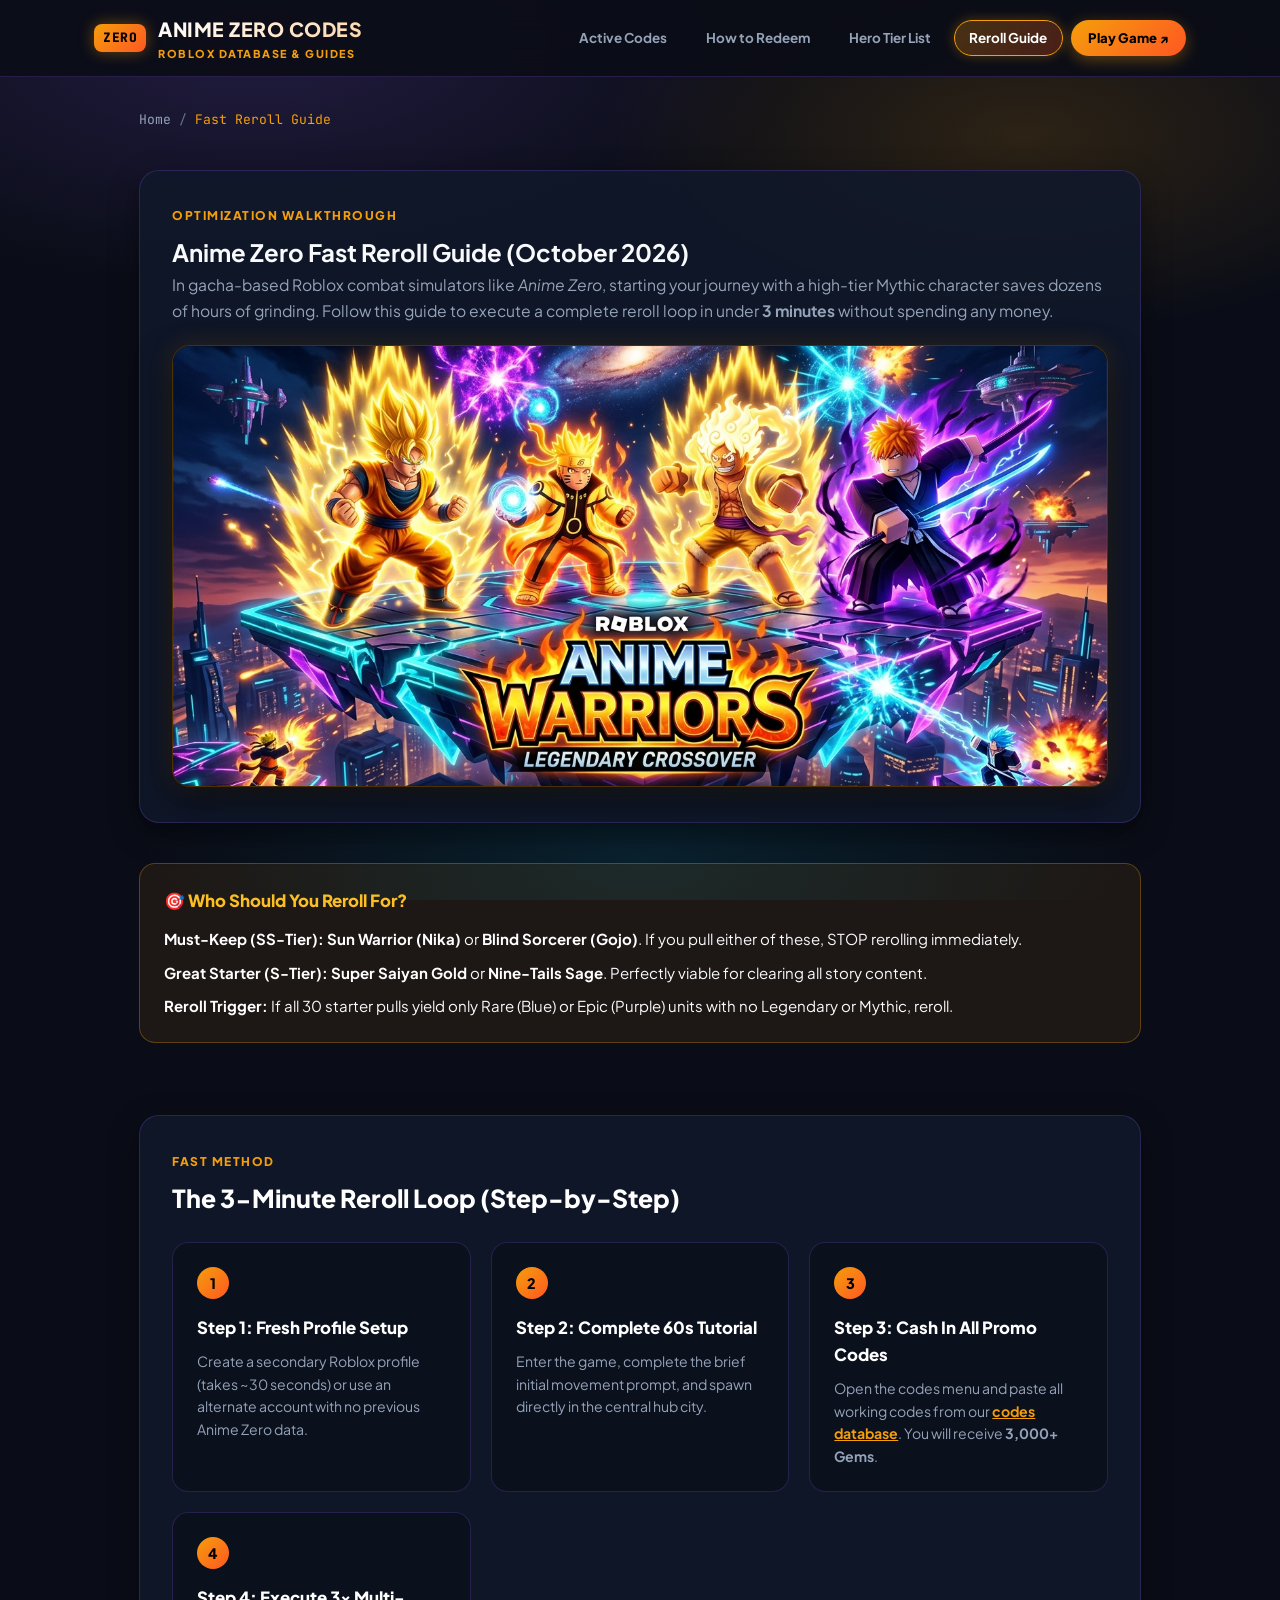
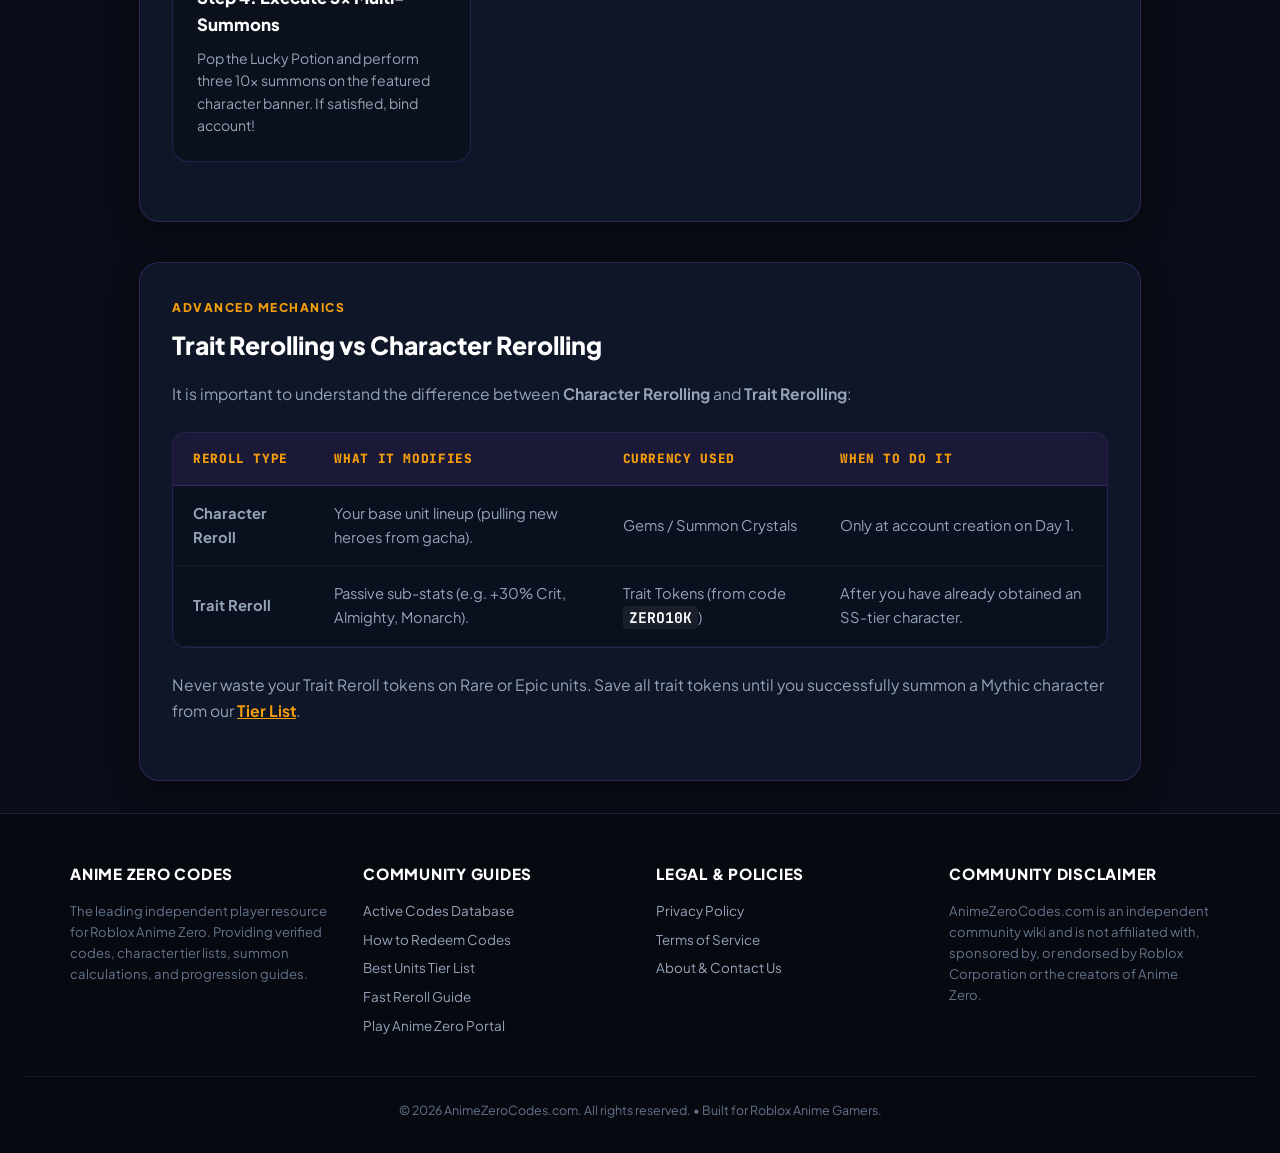
<file: reroll-guide/index.html>
<!DOCTYPE html>
<html lang="en">
<head>
  <meta charset="UTF-8">
  <meta name="viewport" content="width=device-width, initial-scale=1.0">
  <title>Anime Zero Reroll Guide – How to Fast Reroll for Mythic Characters</title>
  <meta name="description" content="Step-by-step Anime Zero fast reroll guide. Learn how to restart in under 3 minutes, maximize free code gems, and secure SS-tier starter characters effortlessly.">
  <link rel="canonical" href="https://animezerocodes.com/reroll-guide/">
  
  <meta property="og:type" content="article">
  <meta property="og:title" content="Anime Zero Fast Reroll Guide">
  <meta property="og:description" content="Fast reroll guide for Roblox Anime Zero. How to get SS-tier mythics on day one.">
  <meta property="og:url" content="https://animezerocodes.com/reroll-guide/">
  <meta property="og:image" content="https://animezerocodes.com/images/hero.jpg">

  <!-- Google Fonts -->
  <link rel="preconnect" href="https://fonts.googleapis.com">
  <link rel="preconnect" href="https://fonts.gstatic.com" crossorigin>
  <link href="https://fonts.googleapis.com/css2?family=JetBrains+Mono:wght@600;700;800&family=Plus+Jakarta+Sans:wght@500;600;700;800;900&display=swap" rel="stylesheet">
  
  <link rel="stylesheet" href="/style.css">

  <script type="application/ld+json">
  {
    "@context": "https://schema.org",
    "@type": "HowTo",
    "name": "How to Reroll in Anime Zero",
    "description": "Learn the fastest method to reroll for Mythic units in Anime Zero using free promo codes.",
    "step": [
      {
        "@type": "HowToStep",
        "name": "Create or Switch Account",
        "text": "Log into a fresh Roblox account or secondary alt profile."
      },
      {
        "@type": "HowToStep",
        "name": "Redeem All Active Promo Codes",
        "text": "Redeem codes RELEASE, ZERO10K, and UPDATE1 to obtain over 3,000 free Gems instantly."
      },
      {
        "@type": "HowToStep",
        "name": "Pull on the Standard/Rate-Up Banner",
        "text": "Perform 30 summon pulls on the featured Mythic banner."
      },
      {
        "@type": "HowToStep",
        "name": "Evaluate Rolls",
        "text": "If you pulled Sun Warrior or Blind Sorcerer, keep the account. Otherwise, repeat."
      }
    ]
  }
  </script>
  <script defer src="/_site-analytics.js"></script>
</head>
<body>

  <!-- Site Header -->
  <header class="site-header">
    <div class="header-content">
      <a href="/" class="brand-logo">
        <span class="logo-badge">ZERO</span>
        <div class="logo-text">
          <span class="brand-title">ANIME ZERO CODES</span>
          <span class="brand-sub">Roblox Database &amp; Guides</span>
        </div>
      </a>

      <button class="mobile-menu-btn" id="mobileMenuBtn" aria-label="Toggle navigation">☰</button>

      <nav class="top-nav" id="topNav">
        <a href="/" class="nav-link">Active Codes</a>
        <a href="/how-to-redeem/" class="nav-link">How to Redeem</a>
        <a href="/tier-list/" class="nav-link">Hero Tier List</a>
        <a href="/reroll-guide/" class="nav-link active">Reroll Guide</a>
        <a href="/play/" class="nav-play-btn">Play Game ↗</a>
      </nav>
    </div>
  </header>

  <!-- Main Content -->
  <main class="main-content">
    
    <!-- Breadcrumbs -->
    <div class="breadcrumbs">
      <a href="/">Home</a> <span>/</span> <span class="current">Fast Reroll Guide</span>
    </div>

    <!-- Header Section -->
    <section class="content-block">
      <span class="section-badge">OPTIMIZATION WALKTHROUGH</span>
      <h1>Anime Zero Fast Reroll Guide (October 2026)</h1>
      <p>
        In gacha-based Roblox combat simulators like <em>Anime Zero</em>, starting your journey with a high-tier Mythic character saves dozens of hours of grinding. Follow this guide to execute a complete reroll loop in under <strong>3 minutes</strong> without spending any money.
      </p>

      <div class="visual-banner" style="margin-top: 1rem;">
        <img src="/images/hero.jpg" alt="Roblox Anime Zero Summon Altar Reroll Guide" width="1280" height="720">
      </div>
    </section>

    <!-- Quick Reroll Target Box -->
    <div class="geo-direct-answer">
      <h3>🎯 Who Should You Reroll For?</h3>
      <ul>
        <li><strong>Must-Keep (SS-Tier):</strong> <strong>Sun Warrior (Nika)</strong> or <strong>Blind Sorcerer (Gojo)</strong>. If you pull either of these, STOP rerolling immediately.</li>
        <li><strong>Great Starter (S-Tier):</strong> <strong>Super Saiyan Gold</strong> or <strong>Nine-Tails Sage</strong>. Perfectly viable for clearing all story content.</li>
        <li><strong>Reroll Trigger:</strong> If all 30 starter pulls yield only Rare (Blue) or Epic (Purple) units with no Legendary or Mythic, reroll.</li>
      </ul>
    </div>

    <!-- Step by Step Reroll Loop -->
    <section class="content-block">
      <span class="section-badge">FAST METHOD</span>
      <h2>The 3-Minute Reroll Loop (Step-by-Step)</h2>

      <div class="steps-grid">
        <div class="step-card">
          <div class="step-number">1</div>
          <h4>Step 1: Fresh Profile Setup</h4>
          <p>Create a secondary Roblox profile (takes ~30 seconds) or use an alternate account with no previous Anime Zero data.</p>
        </div>

        <div class="step-card">
          <div class="step-number">2</div>
          <h4>Step 2: Complete 60s Tutorial</h4>
          <p>Enter the game, complete the brief initial movement prompt, and spawn directly in the central hub city.</p>
        </div>

        <div class="step-card">
          <div class="step-number">3</div>
          <h4>Step 3: Cash In All Promo Codes</h4>
          <p>Open the codes menu and paste all working codes from our <a href="/" style="color:var(--accent-amber); font-weight:700;">codes database</a>. You will receive <strong>3,000+ Gems</strong>.</p>
        </div>

        <div class="step-card">
          <div class="step-number">4</div>
          <h4>Step 4: Execute 3x Multi-Summons</h4>
          <p>Pop the Lucky Potion and perform three 10x summons on the featured character banner. If satisfied, bind account!</p>
        </div>
      </div>
    </section>

    <!-- Trait Rerolling vs Character Rerolling -->
    <section class="content-block">
      <span class="section-badge">ADVANCED MECHANICS</span>
      <h2>Trait Rerolling vs Character Rerolling</h2>
      <p>
        It is important to understand the difference between <strong>Character Rerolling</strong> and <strong>Trait Rerolling</strong>:
      </p>

      <div class="table-responsive">
        <table class="data-table">
          <thead>
            <tr>
              <th>Reroll Type</th>
              <th>What It Modifies</th>
              <th>Currency Used</th>
              <th>When to Do It</th>
            </tr>
          </thead>
          <tbody>
            <tr>
              <td><strong>Character Reroll</strong></td>
              <td>Your base unit lineup (pulling new heroes from gacha).</td>
              <td>Gems / Summon Crystals</td>
              <td>Only at account creation on Day 1.</td>
            </tr>
            <tr>
              <td><strong>Trait Reroll</strong></td>
              <td>Passive sub-stats (e.g. +30% Crit, Almighty, Monarch).</td>
              <td>Trait Tokens (from code <code>ZERO10K</code>)</td>
              <td>After you have already obtained an SS-tier character.</td>
            </tr>
          </tbody>
        </table>
      </div>

      <p style="margin-top: 1rem;">
        Never waste your Trait Reroll tokens on Rare or Epic units. Save all trait tokens until you successfully summon a Mythic character from our <a href="/tier-list/" style="color:var(--accent-amber); font-weight:700;">Tier List</a>.
      </p>
    </section>

  </main>

  <!-- Site Footer -->
  <footer class="site-footer">
    <div class="footer-container">
      <div class="footer-col">
        <h4>ANIME ZERO CODES</h4>
        <p>The leading independent player resource for Roblox Anime Zero. Providing verified codes, character tier lists, summon calculations, and progression guides.</p>
      </div>

      <div class="footer-col">
        <h4>COMMUNITY GUIDES</h4>
        <div class="footer-links">
          <a href="/">Active Codes Database</a>
          <a href="/how-to-redeem/">How to Redeem Codes</a>
          <a href="/tier-list/">Best Units Tier List</a>
          <a href="/reroll-guide/">Fast Reroll Guide</a>
          <a href="/play/">Play Anime Zero Portal</a>
        </div>
      </div>

      <div class="footer-col">
        <h4>LEGAL &amp; POLICIES</h4>
        <div class="footer-links">
          <a href="/privacy/">Privacy Policy</a>
          <a href="/terms/">Terms of Service</a>
          <a href="/about/">About &amp; Contact Us</a>
        </div>
      </div>

      <div class="footer-col">
        <h4>COMMUNITY DISCLAIMER</h4>
        <p>
          AnimeZeroCodes.com is an independent community wiki and is not affiliated with, sponsored by, or endorsed by Roblox Corporation or the creators of Anime Zero.
        </p>
      </div>
    </div>

    <div class="footer-bottom">
      &copy; 2026 AnimeZeroCodes.com. All rights reserved. • Built for Roblox Anime Gamers.
    </div>
  </footer>

  <script src="/app.js"></script>
</body>
</html>
</file>
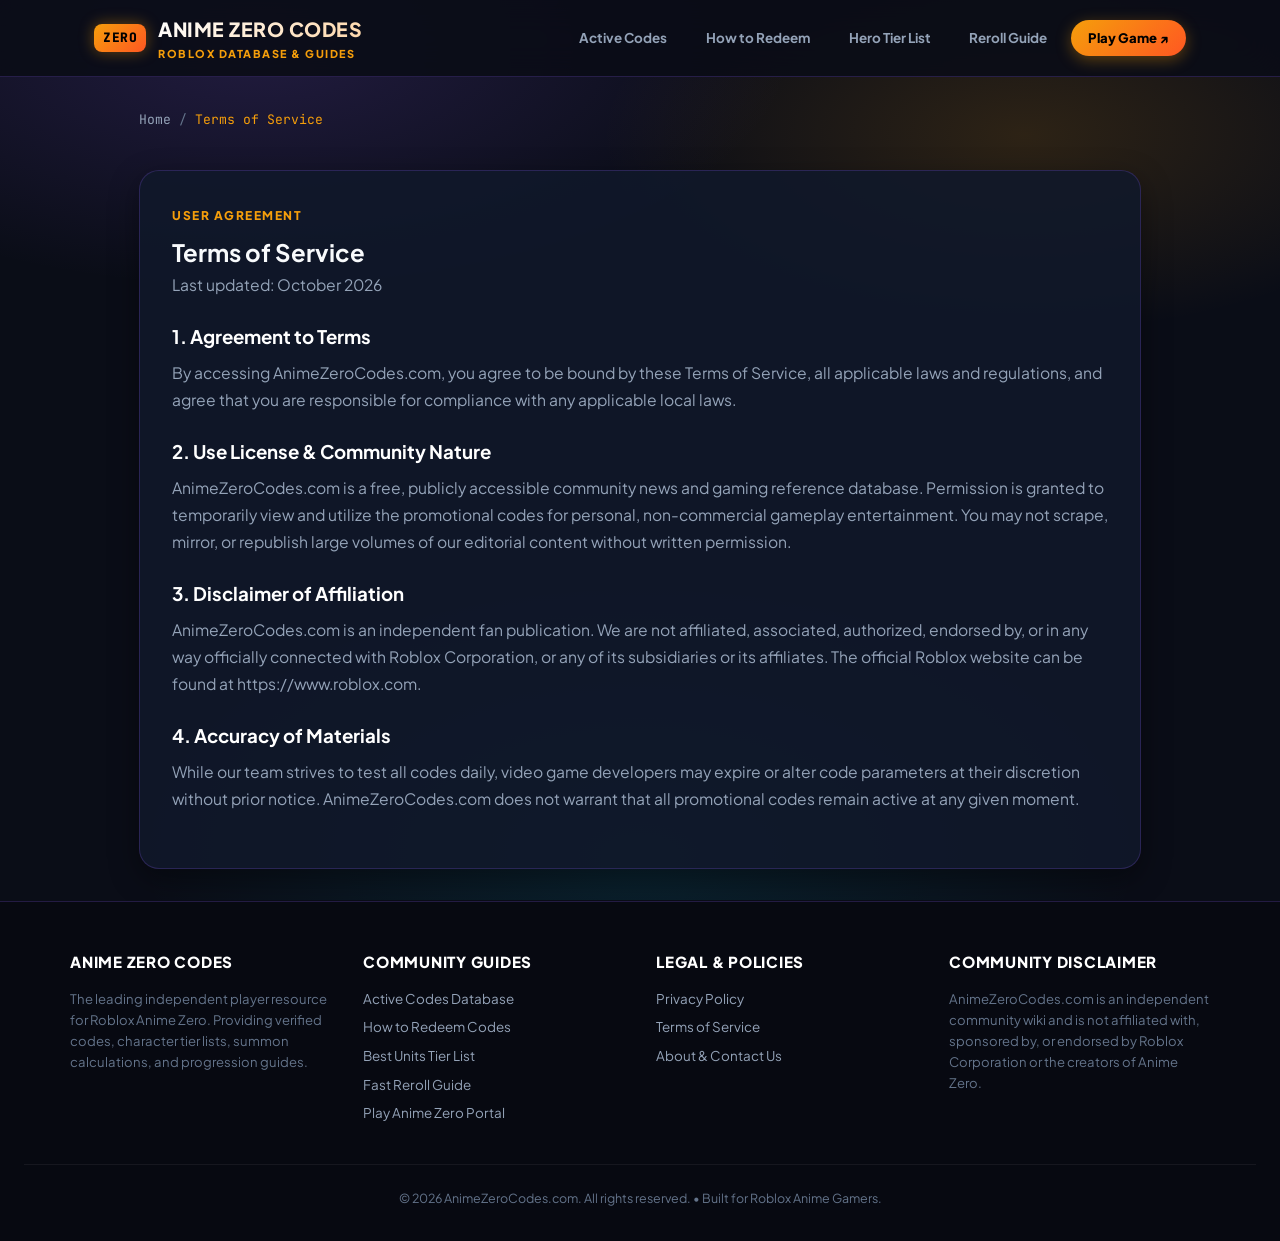
<file: terms/index.html>
<!DOCTYPE html>
<html lang="en">
<head>
  <meta charset="UTF-8">
  <meta name="viewport" content="width=device-width, initial-scale=1.0">
  <title>Terms of Service – Anime Zero Codes</title>
  <meta name="description" content="Terms of Service for AnimeZeroCodes.com. User guidelines, intellectual property notices, and disclaimer of warranties.">
  <link rel="canonical" href="https://animezerocodes.com/terms/">
  <link rel="stylesheet" href="/style.css">
  <link rel="preconnect" href="https://fonts.googleapis.com">
  <link rel="preconnect" href="https://fonts.gstatic.com" crossorigin>
  <link href="https://fonts.googleapis.com/css2?family=JetBrains+Mono:wght@600;700;800&family=Plus+Jakarta+Sans:wght@500;600;700;800;900&display=swap" rel="stylesheet">
  <script defer src="/_site-analytics.js"></script>
</head>
<body>

  <!-- Site Header -->
  <header class="site-header">
    <div class="header-content">
      <a href="/" class="brand-logo">
        <span class="logo-badge">ZERO</span>
        <div class="logo-text">
          <span class="brand-title">ANIME ZERO CODES</span>
          <span class="brand-sub">Roblox Database &amp; Guides</span>
        </div>
      </a>

      <button class="mobile-menu-btn" id="mobileMenuBtn" aria-label="Toggle navigation">☰</button>

      <nav class="top-nav" id="topNav">
        <a href="/" class="nav-link">Active Codes</a>
        <a href="/how-to-redeem/" class="nav-link">How to Redeem</a>
        <a href="/tier-list/" class="nav-link">Hero Tier List</a>
        <a href="/reroll-guide/" class="nav-link">Reroll Guide</a>
        <a href="/play/" class="nav-play-btn">Play Game ↗</a>
      </nav>
    </div>
  </header>

  <!-- Main Content -->
  <main class="main-content">
    
    <div class="breadcrumbs">
      <a href="/">Home</a> <span>/</span> <span class="current">Terms of Service</span>
    </div>

    <section class="content-block">
      <span class="section-badge">USER AGREEMENT</span>
      <h1>Terms of Service</h1>
      <p>Last updated: October 2026</p>

      <h3 style="color: #fff; margin: 1.5rem 0 0.5rem;">1. Agreement to Terms</h3>
      <p>
        By accessing AnimeZeroCodes.com, you agree to be bound by these Terms of Service, all applicable laws and regulations, and agree that you are responsible for compliance with any applicable local laws.
      </p>

      <h3 style="color: #fff; margin: 1.5rem 0 0.5rem;">2. Use License &amp; Community Nature</h3>
      <p>
        AnimeZeroCodes.com is a free, publicly accessible community news and gaming reference database. Permission is granted to temporarily view and utilize the promotional codes for personal, non-commercial gameplay entertainment. You may not scrape, mirror, or republish large volumes of our editorial content without written permission.
      </p>

      <h3 style="color: #fff; margin: 1.5rem 0 0.5rem;">3. Disclaimer of Affiliation</h3>
      <p>
        AnimeZeroCodes.com is an independent fan publication. We are not affiliated, associated, authorized, endorsed by, or in any way officially connected with Roblox Corporation, or any of its subsidiaries or its affiliates. The official Roblox website can be found at https://www.roblox.com.
      </p>

      <h3 style="color: #fff; margin: 1.5rem 0 0.5rem;">4. Accuracy of Materials</h3>
      <p>
        While our team strives to test all codes daily, video game developers may expire or alter code parameters at their discretion without prior notice. AnimeZeroCodes.com does not warrant that all promotional codes remain active at any given moment.
      </p>
    </section>

  </main>

  <!-- Site Footer -->
  <footer class="site-footer">
    <div class="footer-container">
      <div class="footer-col">
        <h4>ANIME ZERO CODES</h4>
        <p>The leading independent player resource for Roblox Anime Zero. Providing verified codes, character tier lists, summon calculations, and progression guides.</p>
      </div>

      <div class="footer-col">
        <h4>COMMUNITY GUIDES</h4>
        <div class="footer-links">
          <a href="/">Active Codes Database</a>
          <a href="/how-to-redeem/">How to Redeem Codes</a>
          <a href="/tier-list/">Best Units Tier List</a>
          <a href="/reroll-guide/">Fast Reroll Guide</a>
          <a href="/play/">Play Anime Zero Portal</a>
        </div>
      </div>

      <div class="footer-col">
        <h4>LEGAL &amp; POLICIES</h4>
        <div class="footer-links">
          <a href="/privacy/">Privacy Policy</a>
          <a href="/terms/">Terms of Service</a>
          <a href="/about/">About &amp; Contact Us</a>
        </div>
      </div>

      <div class="footer-col">
        <h4>COMMUNITY DISCLAIMER</h4>
        <p>
          AnimeZeroCodes.com is an independent community wiki and is not affiliated with, sponsored by, or endorsed by Roblox Corporation or the creators of Anime Zero.
        </p>
      </div>
    </div>

    <div class="footer-bottom">
      &copy; 2026 AnimeZeroCodes.com. All rights reserved. • Built for Roblox Anime Gamers.
    </div>
  </footer>

  <script src="/app.js"></script>
</body>
</html>
</file>
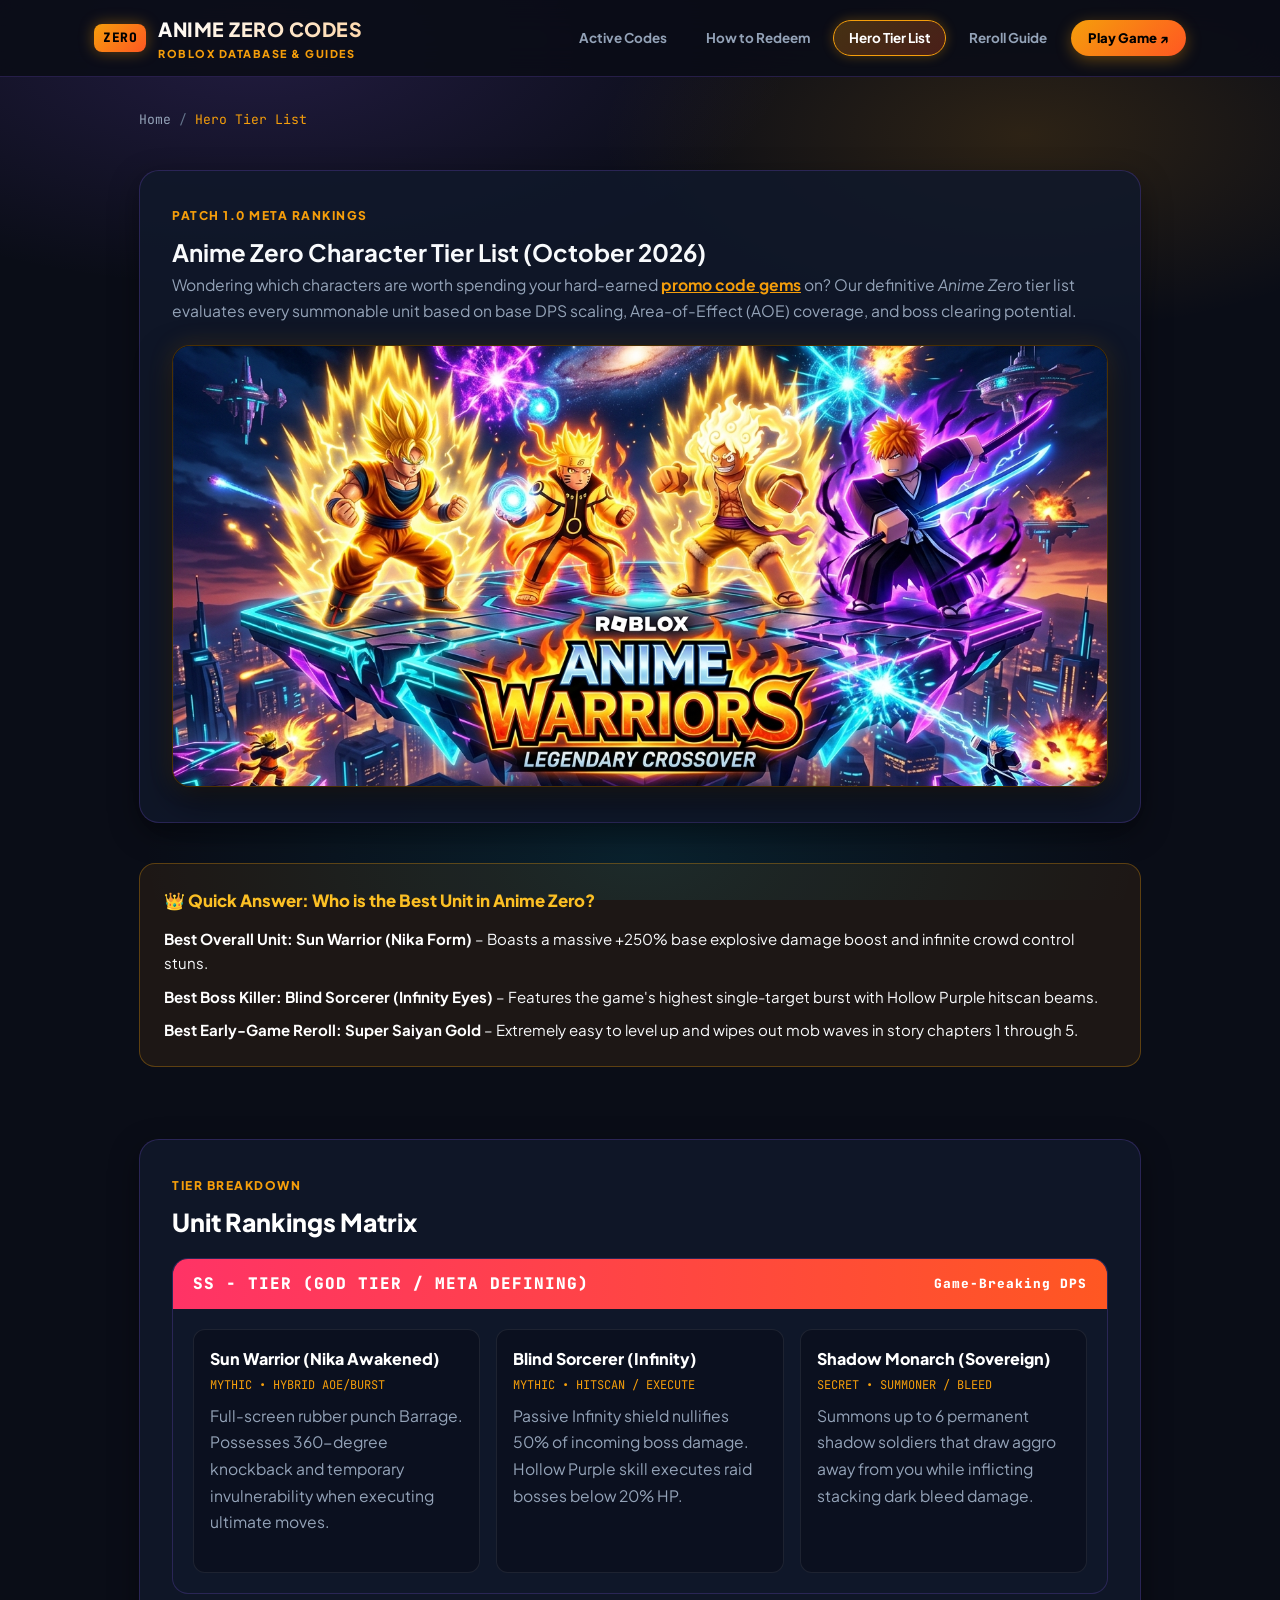
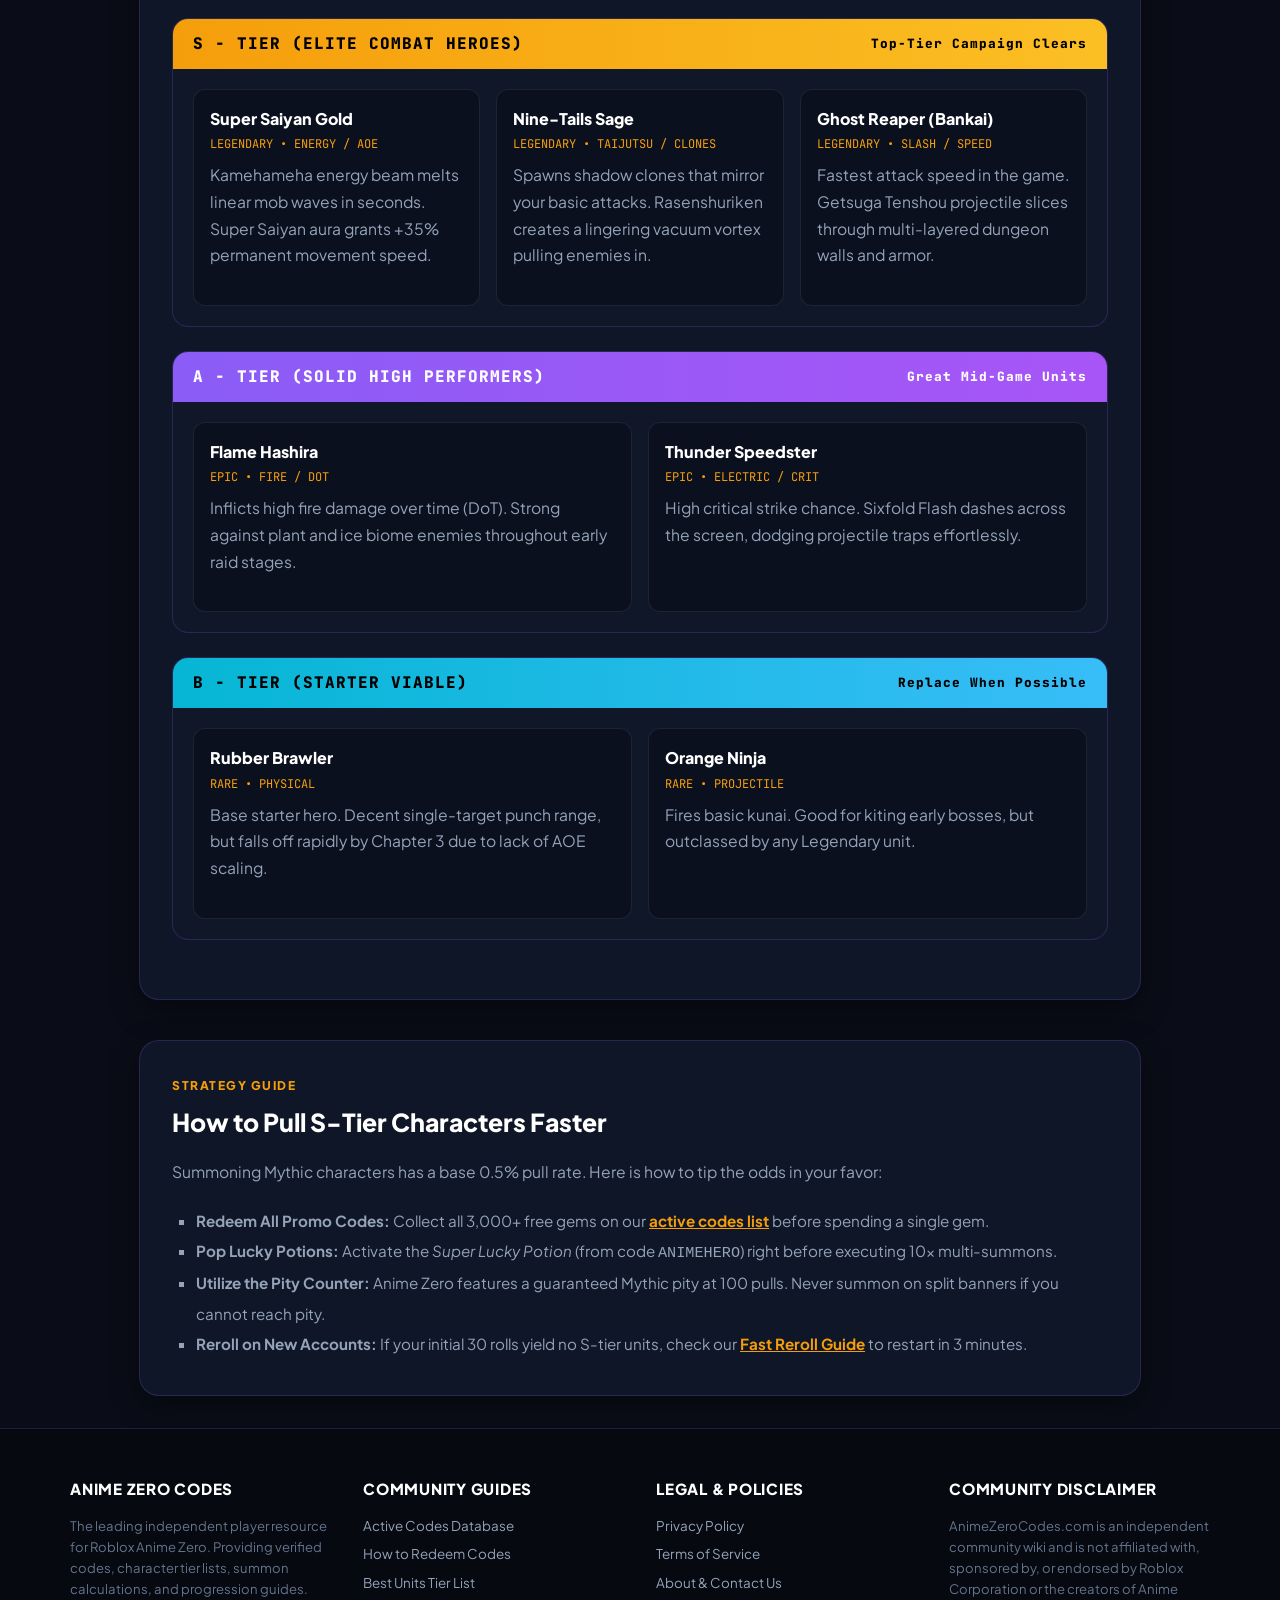
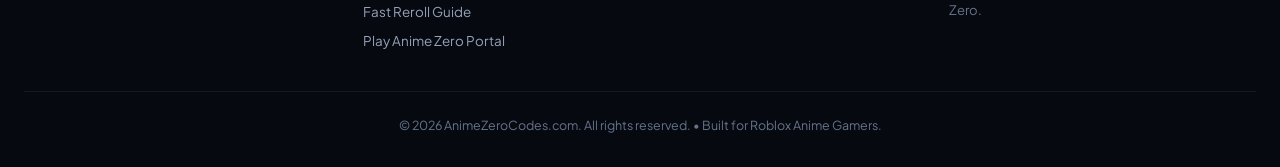
<file: tier-list/index.html>
<!DOCTYPE html>
<html lang="en">
<head>
  <meta charset="UTF-8">
  <meta name="viewport" content="width=device-width, initial-scale=1.0">
  <title>Anime Zero Tier List (October 2026) – Best Characters &amp; Units Ranked</title>
  <meta name="description" content="Official community Anime Zero tier list for October 2026. Ranked from SS-tier to B-tier based on DPS damage scaling, AOE crowd control, and boss raid performance.">
  <link rel="canonical" href="https://animezerocodes.com/tier-list/">
  
  <meta property="og:type" content="article">
  <meta property="og:title" content="Anime Zero Tier List – Best Characters Ranked">
  <meta property="og:description" content="See which anime warriors dominate the current Anime Zero meta in October 2026.">
  <meta property="og:url" content="https://animezerocodes.com/tier-list/">
  <meta property="og:image" content="https://animezerocodes.com/images/hero.jpg">

  <!-- Google Fonts -->
  <link rel="preconnect" href="https://fonts.googleapis.com">
  <link rel="preconnect" href="https://fonts.gstatic.com" crossorigin>
  <link href="https://fonts.googleapis.com/css2?family=JetBrains+Mono:wght@600;700;800&family=Plus+Jakarta+Sans:wght@500;600;700;800;900&display=swap" rel="stylesheet">
  
  <link rel="stylesheet" href="/style.css">

  <script type="application/ld+json">
  {
    "@context": "https://schema.org",
    "@type": "Article",
    "headline": "Anime Zero Tier List (October 2026) – Best Units & Characters Ranked",
    "description": "Exhaustive tier ranking for all summonable units in Roblox Anime Zero.",
    "datePublished": "2026-10-03T10:00:00+00:00",
    "dateModified": "2026-10-06T00:00:00+00:00",
    "author": {
      "@type": "Organization",
      "name": "Anime Zero Editorial Team"
    }
  }
  </script>
  <script defer src="/_site-analytics.js"></script>
</head>
<body>

  <!-- Site Header -->
  <header class="site-header">
    <div class="header-content">
      <a href="/" class="brand-logo">
        <span class="logo-badge">ZERO</span>
        <div class="logo-text">
          <span class="brand-title">ANIME ZERO CODES</span>
          <span class="brand-sub">Roblox Database &amp; Guides</span>
        </div>
      </a>

      <button class="mobile-menu-btn" id="mobileMenuBtn" aria-label="Toggle navigation">☰</button>

      <nav class="top-nav" id="topNav">
        <a href="/" class="nav-link">Active Codes</a>
        <a href="/how-to-redeem/" class="nav-link">How to Redeem</a>
        <a href="/tier-list/" class="nav-link active">Hero Tier List</a>
        <a href="/reroll-guide/" class="nav-link">Reroll Guide</a>
        <a href="/play/" class="nav-play-btn">Play Game ↗</a>
      </nav>
    </div>
  </header>

  <!-- Main Content -->
  <main class="main-content">
    
    <!-- Breadcrumbs -->
    <div class="breadcrumbs">
      <a href="/">Home</a> <span>/</span> <span class="current">Hero Tier List</span>
    </div>

    <!-- Header Section -->
    <section class="content-block">
      <span class="section-badge">PATCH 1.0 META RANKINGS</span>
      <h1>Anime Zero Character Tier List (October 2026)</h1>
      <p>
        Wondering which characters are worth spending your hard-earned <a href="/" style="color:var(--accent-amber); font-weight:700;">promo code gems</a> on? Our definitive <em>Anime Zero</em> tier list evaluates every summonable unit based on base DPS scaling, Area-of-Effect (AOE) coverage, and boss clearing potential.
      </p>

      <div class="visual-banner" style="margin-top: 1rem;">
        <img src="/images/hero.jpg" alt="Roblox Anime Zero Mythical Units Tier List" width="1280" height="720">
      </div>
    </section>

    <!-- GEO Direct Answer Box -->
    <div class="geo-direct-answer">
      <h3>👑 Quick Answer: Who is the Best Unit in Anime Zero?</h3>
      <ul>
        <li><strong>Best Overall Unit:</strong> <strong>Sun Warrior (Nika Form)</strong> – Boasts a massive +250% base explosive damage boost and infinite crowd control stuns.</li>
        <li><strong>Best Boss Killer:</strong> <strong>Blind Sorcerer (Infinity Eyes)</strong> – Features the game's highest single-target burst with Hollow Purple hitscan beams.</li>
        <li><strong>Best Early-Game Reroll:</strong> <strong>Super Saiyan Gold</strong> – Extremely easy to level up and wipes out mob waves in story chapters 1 through 5.</li>
      </ul>
    </div>

    <!-- Tier List Breakdown -->
    <section class="content-block">
      <span class="section-badge">TIER BREAKDOWN</span>
      <h2>Unit Rankings Matrix</h2>

      <!-- SS Tier -->
      <div class="tier-row">
        <div class="tier-header tier-ss">
          <span>SS - TIER (GOD TIER / META DEFINING)</span>
          <span style="font-size: 0.8rem;">Game-Breaking DPS</span>
        </div>
        <div class="tier-characters">
          <div class="char-card">
            <div class="char-name">Sun Warrior (Nika Awakened)</div>
            <div class="char-type">MYTHIC • HYBRID AOE/BURST</div>
            <p class="char-desc">Full-screen rubber punch Barrage. Possesses 360-degree knockback and temporary invulnerability when executing ultimate moves.</p>
          </div>

          <div class="char-card">
            <div class="char-name">Blind Sorcerer (Infinity)</div>
            <div class="char-type">MYTHIC • HITSCAN / EXECUTE</div>
            <p class="char-desc">Passive Infinity shield nullifies 50% of incoming boss damage. Hollow Purple skill executes raid bosses below 20% HP.</p>
          </div>

          <div class="char-card">
            <div class="char-name">Shadow Monarch (Sovereign)</div>
            <div class="char-type">SECRET • SUMMONER / BLEED</div>
            <p class="char-desc">Summons up to 6 permanent shadow soldiers that draw aggro away from you while inflicting stacking dark bleed damage.</p>
          </div>
        </div>
      </div>

      <!-- S Tier -->
      <div class="tier-row">
        <div class="tier-header tier-s">
          <span>S - TIER (ELITE COMBAT HEROES)</span>
          <span style="font-size: 0.8rem;">Top-Tier Campaign Clears</span>
        </div>
        <div class="tier-characters">
          <div class="char-card">
            <div class="char-name">Super Saiyan Gold</div>
            <div class="char-type">LEGENDARY • ENERGY / AOE</div>
            <p class="char-desc">Kamehameha energy beam melts linear mob waves in seconds. Super Saiyan aura grants +35% permanent movement speed.</p>
          </div>

          <div class="char-card">
            <div class="char-name">Nine-Tails Sage</div>
            <div class="char-type">LEGENDARY • TAIJUTSU / CLONES</div>
            <p class="char-desc">Spawns shadow clones that mirror your basic attacks. Rasenshuriken creates a lingering vacuum vortex pulling enemies in.</p>
          </div>

          <div class="char-card">
            <div class="char-name">Ghost Reaper (Bankai)</div>
            <div class="char-type">LEGENDARY • SLASH / SPEED</div>
            <p class="char-desc">Fastest attack speed in the game. Getsuga Tenshou projectile slices through multi-layered dungeon walls and armor.</p>
          </div>
        </div>
      </div>

      <!-- A Tier -->
      <div class="tier-row">
        <div class="tier-header tier-a">
          <span>A - TIER (SOLID HIGH PERFORMERS)</span>
          <span style="font-size: 0.8rem;">Great Mid-Game Units</span>
        </div>
        <div class="tier-characters">
          <div class="char-card">
            <div class="char-name">Flame Hashira</div>
            <div class="char-type">EPIC • FIRE / DOT</div>
            <p class="char-desc">Inflicts high fire damage over time (DoT). Strong against plant and ice biome enemies throughout early raid stages.</p>
          </div>

          <div class="char-card">
            <div class="char-name">Thunder Speedster</div>
            <div class="char-type">EPIC • ELECTRIC / CRIT</div>
            <p class="char-desc">High critical strike chance. Sixfold Flash dashes across the screen, dodging projectile traps effortlessly.</p>
          </div>
        </div>
      </div>

      <!-- B Tier -->
      <div class="tier-row">
        <div class="tier-header tier-b">
          <span>B - TIER (STARTER VIABLE)</span>
          <span style="font-size: 0.8rem;">Replace When Possible</span>
        </div>
        <div class="tier-characters">
          <div class="char-card">
            <div class="char-name">Rubber Brawler</div>
            <div class="char-type">RARE • PHYSICAL</div>
            <p class="char-desc">Base starter hero. Decent single-target punch range, but falls off rapidly by Chapter 3 due to lack of AOE scaling.</p>
          </div>

          <div class="char-card">
            <div class="char-name">Orange Ninja</div>
            <div class="char-type">RARE • PROJECTILE</div>
            <p class="char-desc">Fires basic kunai. Good for kiting early bosses, but outclassed by any Legendary unit.</p>
          </div>
        </div>
      </div>

    </section>

    <!-- Tips on How to Roll S-Tier Characters -->
    <section class="content-block">
      <span class="section-badge">STRATEGY GUIDE</span>
      <h2>How to Pull S-Tier Characters Faster</h2>
      <p>
        Summoning Mythic characters has a base 0.5% pull rate. Here is how to tip the odds in your favor:
      </p>

      <ul style="list-style: square; margin-left: 1.5rem; color: var(--text-muted); font-size: 0.95rem; line-height: 2;">
        <li><strong>Redeem All Promo Codes:</strong> Collect all 3,000+ free gems on our <a href="/" style="color:var(--accent-amber); font-weight:700;">active codes list</a> before spending a single gem.</li>
        <li><strong>Pop Lucky Potions:</strong> Activate the <em>Super Lucky Potion</em> (from code <code>ANIMEHERO</code>) right before executing 10x multi-summons.</li>
        <li><strong>Utilize the Pity Counter:</strong> Anime Zero features a guaranteed Mythic pity at 100 pulls. Never summon on split banners if you cannot reach pity.</li>
        <li><strong>Reroll on New Accounts:</strong> If your initial 30 rolls yield no S-tier units, check our <a href="/reroll-guide/" style="color:var(--accent-amber); font-weight:700;">Fast Reroll Guide</a> to restart in 3 minutes.</li>
      </ul>
    </section>

  </main>

  <!-- Site Footer -->
  <footer class="site-footer">
    <div class="footer-container">
      <div class="footer-col">
        <h4>ANIME ZERO CODES</h4>
        <p>The leading independent player resource for Roblox Anime Zero. Providing verified codes, character tier lists, summon calculations, and progression guides.</p>
      </div>

      <div class="footer-col">
        <h4>COMMUNITY GUIDES</h4>
        <div class="footer-links">
          <a href="/">Active Codes Database</a>
          <a href="/how-to-redeem/">How to Redeem Codes</a>
          <a href="/tier-list/">Best Units Tier List</a>
          <a href="/reroll-guide/">Fast Reroll Guide</a>
          <a href="/play/">Play Anime Zero Portal</a>
        </div>
      </div>

      <div class="footer-col">
        <h4>LEGAL &amp; POLICIES</h4>
        <div class="footer-links">
          <a href="/privacy/">Privacy Policy</a>
          <a href="/terms/">Terms of Service</a>
          <a href="/about/">About &amp; Contact Us</a>
        </div>
      </div>

      <div class="footer-col">
        <h4>COMMUNITY DISCLAIMER</h4>
        <p>
          AnimeZeroCodes.com is an independent community wiki and is not affiliated with, sponsored by, or endorsed by Roblox Corporation or the creators of Anime Zero.
        </p>
      </div>
    </div>

    <div class="footer-bottom">
      &copy; 2026 AnimeZeroCodes.com. All rights reserved. • Built for Roblox Anime Gamers.
    </div>
  </footer>

  <script src="/app.js"></script>
</body>
</html>
</file>
<file: style.css>
:root {
  --bg-main: #0a0d17;
  --bg-card: rgba(17, 24, 43, 0.88);
  --bg-card-hover: rgba(25, 35, 62, 0.95);
  --border-color: rgba(139, 92, 246, 0.22);
  --border-glow: rgba(245, 158, 11, 0.4);
  --primary-purple: #8b5cf6;
  --accent-amber: #f59e0b;
  --accent-orange: #ff5722;
  --accent-cyan: #06b6d4;
  --accent-green: #10b981;
  --accent-red: #ef4444;
  --text-main: #f8fafc;
  --text-muted: #94a3b8;
  --text-dim: #64748b;
  --font-sans: 'Plus Jakarta Sans', system-ui, -apple-system, sans-serif;
  --font-mono: 'JetBrains Mono', monospace;
}

* {
  box-sizing: border-box;
  margin: 0;
  padding: 0;
}

body {
  background-color: var(--bg-main);
  background-image:
    radial-gradient(ellipse 70% 45% at 20% 5%, rgba(139, 92, 246, 0.18), transparent 60%),
    radial-gradient(ellipse 60% 40% at 80% 15%, rgba(245, 158, 11, 0.15), transparent 55%),
    radial-gradient(ellipse 65% 50% at 50% 95%, rgba(6, 182, 212, 0.12), transparent 60%);
  background-attachment: fixed;
  color: var(--text-main);
  font-family: var(--font-sans);
  line-height: 1.6;
  min-height: 100vh;
  display: flex;
  flex-direction: column;
}

/* Header & Nav */
.site-header {
  background: rgba(10, 13, 23, 0.9);
  backdrop-filter: blur(16px);
  border-bottom: 1px solid var(--border-color);
  position: sticky;
  top: 0;
  z-index: 100;
}

.header-content {
  max-width: 1140px;
  margin: 0 auto;
  padding: 0.85rem 1.5rem;
  display: flex;
  align-items: center;
  justify-content: space-between;
  gap: 1rem;
}

.brand-logo {
  display: flex;
  align-items: center;
  gap: 0.75rem;
  text-decoration: none;
  color: #fff;
}

.logo-badge {
  font-family: var(--font-mono);
  font-weight: 900;
  font-size: 13px;
  background: linear-gradient(135deg, #f59e0b, #ff5722);
  color: #000;
  border-radius: 8px;
  padding: 4px 9px;
  box-shadow: 0 0 15px rgba(245, 158, 11, 0.4);
  letter-spacing: 0.5px;
}

.brand-title {
  font-weight: 900;
  font-size: 1.22rem;
  letter-spacing: 0.5px;
  background: linear-gradient(135deg, #ffffff, #fed7aa);
  -webkit-background-clip: text;
  -webkit-text-fill-color: transparent;
}

.brand-sub {
  font-size: 0.68rem;
  font-weight: 800;
  letter-spacing: 1.5px;
  color: var(--accent-amber);
  text-transform: uppercase;
  display: block;
}

.top-nav {
  display: flex;
  gap: 0.5rem;
  align-items: center;
  flex-wrap: wrap;
}

.nav-link {
  color: var(--text-muted);
  text-decoration: none;
  font-size: 0.84rem;
  font-weight: 700;
  padding: 0.4rem 0.9rem;
  border-radius: 999px;
  border: 1px solid transparent;
  transition: all 0.2s ease;
  white-space: nowrap;
}

.nav-link:hover {
  color: #fff;
  border-color: rgba(245, 158, 11, 0.4);
  background: linear-gradient(135deg, rgba(139, 92, 246, 0.15), rgba(245, 158, 11, 0.15));
  transform: translateY(-1px);
}

.nav-link.active {
  color: #fff !important;
  border-color: var(--accent-amber) !important;
  background: linear-gradient(135deg, rgba(245, 158, 11, 0.25), rgba(255, 87, 34, 0.25)) !important;
  box-shadow: 0 0 12px rgba(245, 158, 11, 0.3);
}

.nav-play-btn {
  background: linear-gradient(135deg, #f59e0b, #ff5722);
  color: #000 !important;
  padding: 0.45rem 1.1rem;
  border-radius: 999px;
  font-weight: 800;
  font-size: 0.82rem;
  text-decoration: none;
  box-shadow: 0 4px 15px rgba(245, 158, 11, 0.35);
  transition: all 0.2s ease;
  display: inline-flex;
  align-items: center;
  gap: 0.4rem;
}

.nav-play-btn:hover {
  filter: brightness(1.1);
  transform: translateY(-2px);
}

/* Mobile Toggle */
.mobile-menu-btn {
  display: none;
  background: transparent;
  border: 1px solid var(--border-color);
  color: #fff;
  font-size: 1.3rem;
  padding: 0.3rem 0.6rem;
  border-radius: 8px;
  cursor: pointer;
}

@media (max-width: 820px) {
  .mobile-menu-btn {
    display: block;
  }
  .top-nav {
    display: none;
    width: 100%;
    flex-direction: column;
    align-items: stretch;
    padding-top: 1rem;
    gap: 0.5rem;
  }
  .top-nav.open {
    display: flex;
  }
  .top-nav .nav-link {
    text-align: center;
    padding: 0.6rem;
  }
}

/* Main Container */
.main-content {
  flex: 1;
  max-width: 1050px;
  width: 100%;
  margin: 2rem auto;
  padding: 0 1.5rem;
  display: flex;
  flex-direction: column;
  gap: 2.5rem;
}

/* Breadcrumbs */
.breadcrumbs {
  font-size: 0.82rem;
  color: var(--text-dim);
  display: flex;
  align-items: center;
  gap: 0.5rem;
  font-family: var(--font-mono);
}

.breadcrumbs a {
  color: var(--text-muted);
  text-decoration: none;
  transition: color 0.2s;
}

.breadcrumbs a:hover {
  color: var(--accent-amber);
}

.breadcrumbs span.current {
  color: var(--accent-amber);
}

/* Hero Section */
.hero-section {
  background: radial-gradient(circle at 50% 0%, rgba(245, 158, 11, 0.18), rgba(17, 24, 43, 0.95));
  border: 1px solid rgba(245, 158, 11, 0.35);
  border-radius: 24px;
  padding: 3rem 2rem;
  text-align: center;
  box-shadow: 0 20px 40px rgba(0, 0, 0, 0.5), 0 0 35px rgba(245, 158, 11, 0.12);
  position: relative;
  overflow: hidden;
}

.badge-tag {
  display: inline-flex;
  align-items: center;
  gap: 0.5rem;
  background: linear-gradient(135deg, rgba(245, 158, 11, 0.2), rgba(255, 87, 34, 0.2));
  color: #fbbf24;
  border: 1px solid rgba(251, 191, 36, 0.4);
  font-size: 0.75rem;
  font-weight: 800;
  letter-spacing: 1.5px;
  padding: 0.35rem 1rem;
  border-radius: 999px;
  margin-bottom: 1.25rem;
  box-shadow: 0 0 12px rgba(245, 158, 11, 0.2);
}

.pulse-dot {
  width: 8px;
  height: 8px;
  border-radius: 50%;
  background: #10b981;
  box-shadow: 0 0 8px #10b981;
  animation: pulse 2s infinite;
}

@keyframes pulse {
  0% { transform: scale(0.95); opacity: 0.8; }
  50% { transform: scale(1.3); opacity: 1; }
  100% { transform: scale(0.95); opacity: 0.8; }
}

.hero-title {
  font-size: clamp(2rem, 5vw, 3rem);
  font-weight: 900;
  color: #fff;
  line-height: 1.15;
  margin-bottom: 1rem;
  letter-spacing: -0.5px;
}

.hero-title span {
  background: linear-gradient(135deg, #f59e0b, #ff5722, #06b6d4);
  -webkit-background-clip: text;
  -webkit-text-fill-color: transparent;
}

.hero-sub {
  color: #cbd5e1;
  font-size: 1.05rem;
  max-width: 760px;
  margin: 0 auto 2.2rem;
  line-height: 1.7;
}

/* Visual Banner Container */
.visual-banner {
  border-radius: 18px;
  overflow: hidden;
  border: 1px solid rgba(245, 158, 11, 0.3);
  box-shadow: 0 15px 35px rgba(0, 0, 0, 0.5), 0 0 25px rgba(245, 158, 11, 0.15);
  margin-top: 1.8rem;
  background: #000;
}

.visual-banner img {
  width: 100%;
  height: auto;
  max-height: 440px;
  object-fit: cover;
  display: block;
}

/* Quick Facts Grid */
.quick-facts-grid {
  display: grid;
  grid-template-columns: repeat(auto-fit, minmax(180px, 1fr));
  gap: 1rem;
  margin-top: 1.8rem;
}

.fact-card {
  background: var(--bg-card);
  border: 1px solid var(--border-color);
  border-radius: 16px;
  padding: 1.25rem 1rem;
  text-align: center;
  transition: all 0.25s ease;
}

.fact-card:hover {
  transform: translateY(-3px);
  border-color: rgba(245, 158, 11, 0.4);
  box-shadow: 0 8px 24px rgba(0, 0, 0, 0.3), 0 0 15px rgba(245, 158, 11, 0.15);
}

.fact-label {
  font-size: 0.72rem;
  font-weight: 800;
  letter-spacing: 1px;
  color: var(--text-dim);
  margin-bottom: 0.35rem;
}

.fact-val {
  font-size: 1.2rem;
  font-weight: 800;
  color: #fff;
}
.text-amber { color: var(--accent-amber); }
.text-green { color: var(--accent-green); }
.text-purple { color: #a78bfa; }
.text-cyan { color: var(--accent-cyan); }

/* Content Blocks */
.content-block {
  background: var(--bg-card);
  border: 1px solid var(--border-color);
  border-radius: 20px;
  padding: 2.2rem 2rem;
  box-shadow: 0 10px 30px rgba(0, 0, 0, 0.4);
}

.section-badge {
  color: var(--accent-amber);
  font-size: 0.75rem;
  font-weight: 800;
  letter-spacing: 1.5px;
  margin-bottom: 0.5rem;
  display: block;
}

.content-block h2 {
  font-size: 1.55rem;
  font-weight: 900;
  color: #fff;
  margin-bottom: 1rem;
}

.content-block p {
  color: var(--text-muted);
  font-size: 0.98rem;
  margin-bottom: 1.25rem;
  line-height: 1.7;
}

/* Codes Interactive Cards Grid */
.codes-grid {
  display: grid;
  grid-template-columns: repeat(auto-fit, minmax(290px, 1fr));
  gap: 1.25rem;
  margin: 1.5rem 0;
}

.code-card {
  background: rgba(10, 15, 28, 0.85);
  border: 1px solid rgba(139, 92, 246, 0.3);
  border-radius: 16px;
  padding: 1.25rem;
  display: flex;
  flex-direction: column;
  justify-content: space-between;
  gap: 1rem;
  transition: all 0.25s ease;
  position: relative;
  overflow: hidden;
}

.code-card:hover {
  border-color: var(--accent-amber);
  transform: translateY(-2px);
  box-shadow: 0 8px 24px rgba(0, 0, 0, 0.4), 0 0 18px rgba(245, 158, 11, 0.15);
}

.code-header {
  display: flex;
  align-items: center;
  justify-content: space-between;
}

.code-string {
  font-family: var(--font-mono);
  font-size: 1.25rem;
  font-weight: 800;
  color: #fff;
  letter-spacing: 1px;
}

.status-badge {
  font-size: 0.68rem;
  font-weight: 800;
  text-transform: uppercase;
  padding: 3px 8px;
  border-radius: 6px;
  letter-spacing: 0.5px;
}

.status-active {
  background: rgba(16, 185, 129, 0.15);
  color: #34d399;
  border: 1px solid rgba(16, 185, 129, 0.35);
}

.status-expired {
  background: rgba(239, 68, 68, 0.15);
  color: #f87171;
  border: 1px solid rgba(239, 68, 68, 0.35);
}

.code-reward {
  font-size: 0.88rem;
  color: #cbd5e1;
  line-height: 1.5;
}

.code-reward strong {
  color: var(--accent-amber);
}

.code-footer {
  display: flex;
  align-items: center;
  justify-content: space-between;
  border-top: 1px solid rgba(255, 255, 255, 0.06);
  padding-top: 0.85rem;
  margin-top: 0.5rem;
}

.code-expiry-note {
  font-size: 0.72rem;
  color: var(--text-dim);
  font-family: var(--font-mono);
}

.copy-btn {
  background: linear-gradient(135deg, #f59e0b, #ff5722);
  color: #000;
  border: none;
  font-family: var(--font-mono);
  font-size: 0.78rem;
  font-weight: 800;
  padding: 0.45rem 1rem;
  border-radius: 8px;
  cursor: pointer;
  transition: all 0.2s ease;
  display: inline-flex;
  align-items: center;
  gap: 0.35rem;
}

.copy-btn:hover {
  filter: brightness(1.15);
  transform: scale(1.04);
}

.copy-btn.copied {
  background: #10b981;
  color: #fff;
}

/* Tables */
.table-responsive {
  overflow-x: auto;
  border-radius: 14px;
  border: 1px solid var(--border-color);
  background: rgba(10, 15, 28, 0.7);
  margin: 1.5rem 0;
}

.data-table {
  width: 100%;
  border-collapse: collapse;
  font-size: 0.92rem;
  text-align: left;
}

.data-table th {
  background: rgba(139, 92, 246, 0.12);
  color: var(--accent-amber);
  font-family: var(--font-mono);
  font-size: 0.8rem;
  font-weight: 800;
  letter-spacing: 0.05em;
  text-transform: uppercase;
  padding: 1rem 1.25rem;
  border-bottom: 1px solid var(--border-color);
}

.data-table td {
  padding: 1rem 1.25rem;
  border-bottom: 1px solid rgba(255, 255, 255, 0.06);
  color: var(--text-muted);
}

.data-table tbody tr:hover {
  background: rgba(245, 158, 11, 0.03);
}

.data-table code {
  font-family: var(--font-mono);
  font-weight: 700;
  background: rgba(255, 255, 255, 0.06);
  padding: 2px 6px;
  border-radius: 4px;
  color: #fff;
}

/* AI / GEO Direct Answer Box */
.geo-direct-answer {
  background: rgba(245, 158, 11, 0.08);
  border: 1px solid rgba(245, 158, 11, 0.3);
  border-radius: 16px;
  padding: 1.5rem;
  margin-bottom: 2rem;
}

.geo-direct-answer h3 {
  font-size: 1.05rem;
  font-weight: 800;
  color: #fbbf24;
  margin-bottom: 0.75rem;
  display: flex;
  align-items: center;
  gap: 0.5rem;
}

.geo-direct-answer ul {
  list-style: none;
  display: flex;
  flex-direction: column;
  gap: 0.6rem;
  font-size: 0.94rem;
  color: var(--text-main);
}

.geo-direct-answer li strong {
  color: #fff;
}

/* Scam Warning Alert Box */
.scam-warning-box {
  background: rgba(239, 68, 68, 0.08);
  border: 1px solid rgba(239, 68, 68, 0.35);
  border-radius: 16px;
  padding: 1.5rem;
  margin: 1.5rem 0;
}

.scam-warning-box h4 {
  color: #f87171;
  font-size: 1rem;
  font-weight: 800;
  margin-bottom: 0.5rem;
  display: flex;
  align-items: center;
  gap: 0.5rem;
}

.scam-warning-box p {
  color: #fca5a5;
  font-size: 0.88rem;
  line-height: 1.6;
  margin: 0;
}

/* Tier List Cards */
.tier-row {
  margin-bottom: 1.5rem;
  border-radius: 16px;
  border: 1px solid var(--border-color);
  background: var(--bg-card);
  overflow: hidden;
}

.tier-header {
  padding: 0.75rem 1.25rem;
  font-family: var(--font-mono);
  font-weight: 900;
  font-size: 1rem;
  letter-spacing: 1px;
  display: flex;
  align-items: center;
  justify-content: space-between;
}

.tier-ss { background: linear-gradient(90deg, #ff3366, #ff5722); color: #fff; }
.tier-s { background: linear-gradient(90deg, #f59e0b, #fbbf24); color: #000; }
.tier-a { background: linear-gradient(90deg, #8b5cf6, #a855f7); color: #fff; }
.tier-b { background: linear-gradient(90deg, #06b6d4, #38bdf8); color: #000; }

.tier-characters {
  display: grid;
  grid-template-columns: repeat(auto-fit, minmax(240px, 1fr));
  gap: 1rem;
  padding: 1.25rem;
}

.char-card {
  background: rgba(10, 15, 28, 0.7);
  border: 1px solid rgba(255, 255, 255, 0.08);
  border-radius: 12px;
  padding: 1rem;
  transition: all 0.2s ease;
}

.char-card:hover {
  border-color: var(--accent-amber);
  transform: translateY(-2px);
}

.char-name {
  font-weight: 800;
  color: #fff;
  font-size: 1rem;
  margin-bottom: 0.25rem;
}

.char-type {
  font-size: 0.75rem;
  font-family: var(--font-mono);
  color: var(--accent-amber);
  margin-bottom: 0.5rem;
}

.char-desc {
  font-size: 0.82rem;
  color: var(--text-muted);
  line-height: 1.5;
}

/* Steps List */
.steps-grid {
  display: grid;
  grid-template-columns: repeat(auto-fit, minmax(260px, 1fr));
  gap: 1.25rem;
  margin: 1.5rem 0;
}

.step-card {
  background: rgba(10, 15, 28, 0.8);
  border: 1px solid var(--border-color);
  border-radius: 16px;
  padding: 1.5rem;
  position: relative;
}

.step-number {
  width: 32px;
  height: 32px;
  border-radius: 50%;
  background: linear-gradient(135deg, #f59e0b, #ff5722);
  color: #000;
  font-weight: 900;
  font-size: 0.9rem;
  display: flex;
  align-items: center;
  justify-content: center;
  margin-bottom: 1rem;
}

.step-card h4 {
  font-size: 1.05rem;
  font-weight: 800;
  color: #fff;
  margin-bottom: 0.5rem;
}

.step-card p {
  font-size: 0.88rem;
  color: var(--text-muted);
  line-height: 1.6;
  margin: 0;
}

/* FAQ Accordion */
.faq-accordion {
  display: flex;
  flex-direction: column;
  gap: 0.85rem;
  margin-top: 1rem;
}

.faq-item {
  background: rgba(10, 15, 28, 0.8);
  border: 1px solid var(--border-color);
  border-radius: 12px;
  overflow: hidden;
}

.faq-item summary {
  padding: 1rem 1.25rem;
  font-weight: 800;
  font-size: 0.98rem;
  color: #fff;
  cursor: pointer;
  list-style: none;
  display: flex;
  justify-content: space-between;
  align-items: center;
}

.faq-item summary::-webkit-details-marker {
  display: none;
}

.faq-item summary::after {
  content: "+";
  font-size: 1.2rem;
  color: var(--accent-amber);
  transition: transform 0.2s ease;
}

.faq-item[open] summary::after {
  transform: rotate(45deg);
}

.faq-answer {
  padding: 0 1.25rem 1.25rem;
  color: var(--text-muted);
  font-size: 0.92rem;
  line-height: 1.6;
}

/* Footer */
.site-footer {
  border-top: 1px solid var(--border-color);
  background: #070911;
  padding: 3rem 1.5rem 2rem;
  margin-top: auto;
}

.footer-container {
  max-width: 1140px;
  margin: 0 auto;
  display: grid;
  grid-template-columns: repeat(auto-fit, minmax(240px, 1fr));
  gap: 2rem;
  margin-bottom: 2.5rem;
}

.footer-col h4 {
  font-size: 0.95rem;
  font-weight: 800;
  color: #fff;
  margin-bottom: 0.85rem;
  letter-spacing: 0.05em;
}

.footer-col p {
  color: var(--text-dim);
  font-size: 0.82rem;
  line-height: 1.6;
}

.footer-links {
  display: flex;
  flex-direction: column;
  gap: 0.45rem;
}

.footer-links a {
  color: var(--text-muted);
  text-decoration: none;
  font-size: 0.84rem;
  transition: color 0.2s;
}

.footer-links a:hover {
  color: var(--accent-amber);
}

.footer-bottom {
  border-top: 1px solid rgba(255, 255, 255, 0.06);
  padding-top: 1.5rem;
  color: var(--text-dim);
  font-size: 0.78rem;
  text-align: center;
  line-height: 1.6;
}

/* Toast Notification */
.toast-msg {
  position: fixed;
  bottom: 2rem;
  right: 2rem;
  background: linear-gradient(135deg, #10b981, #059669);
  color: #fff;
  padding: 0.75rem 1.4rem;
  border-radius: 10px;
  font-family: var(--font-mono);
  font-weight: 800;
  font-size: 0.88rem;
  box-shadow: 0 10px 25px rgba(0, 0, 0, 0.5);
  transform: translateY(100px);
  opacity: 0;
  transition: all 0.3s ease;
  z-index: 1000;
}

.toast-msg.show {
  transform: translateY(0);
  opacity: 1;
}
</file>
